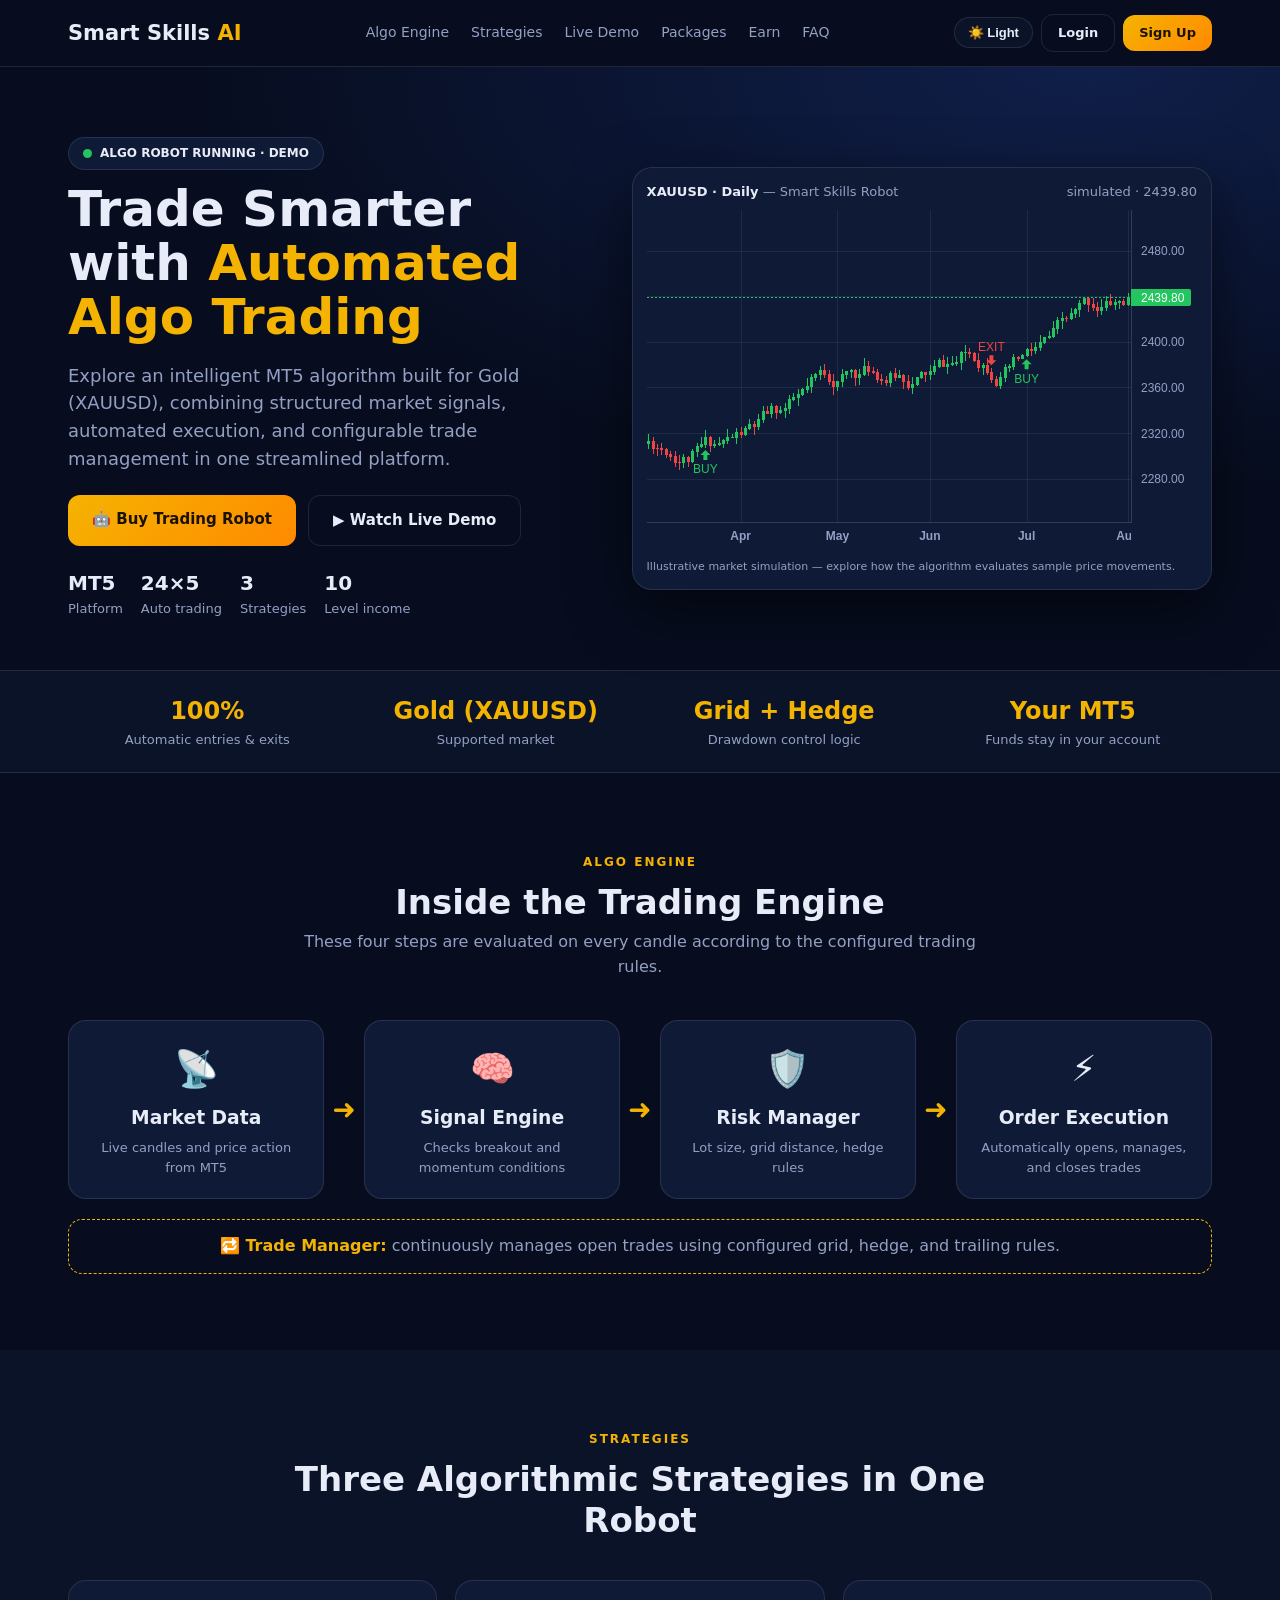
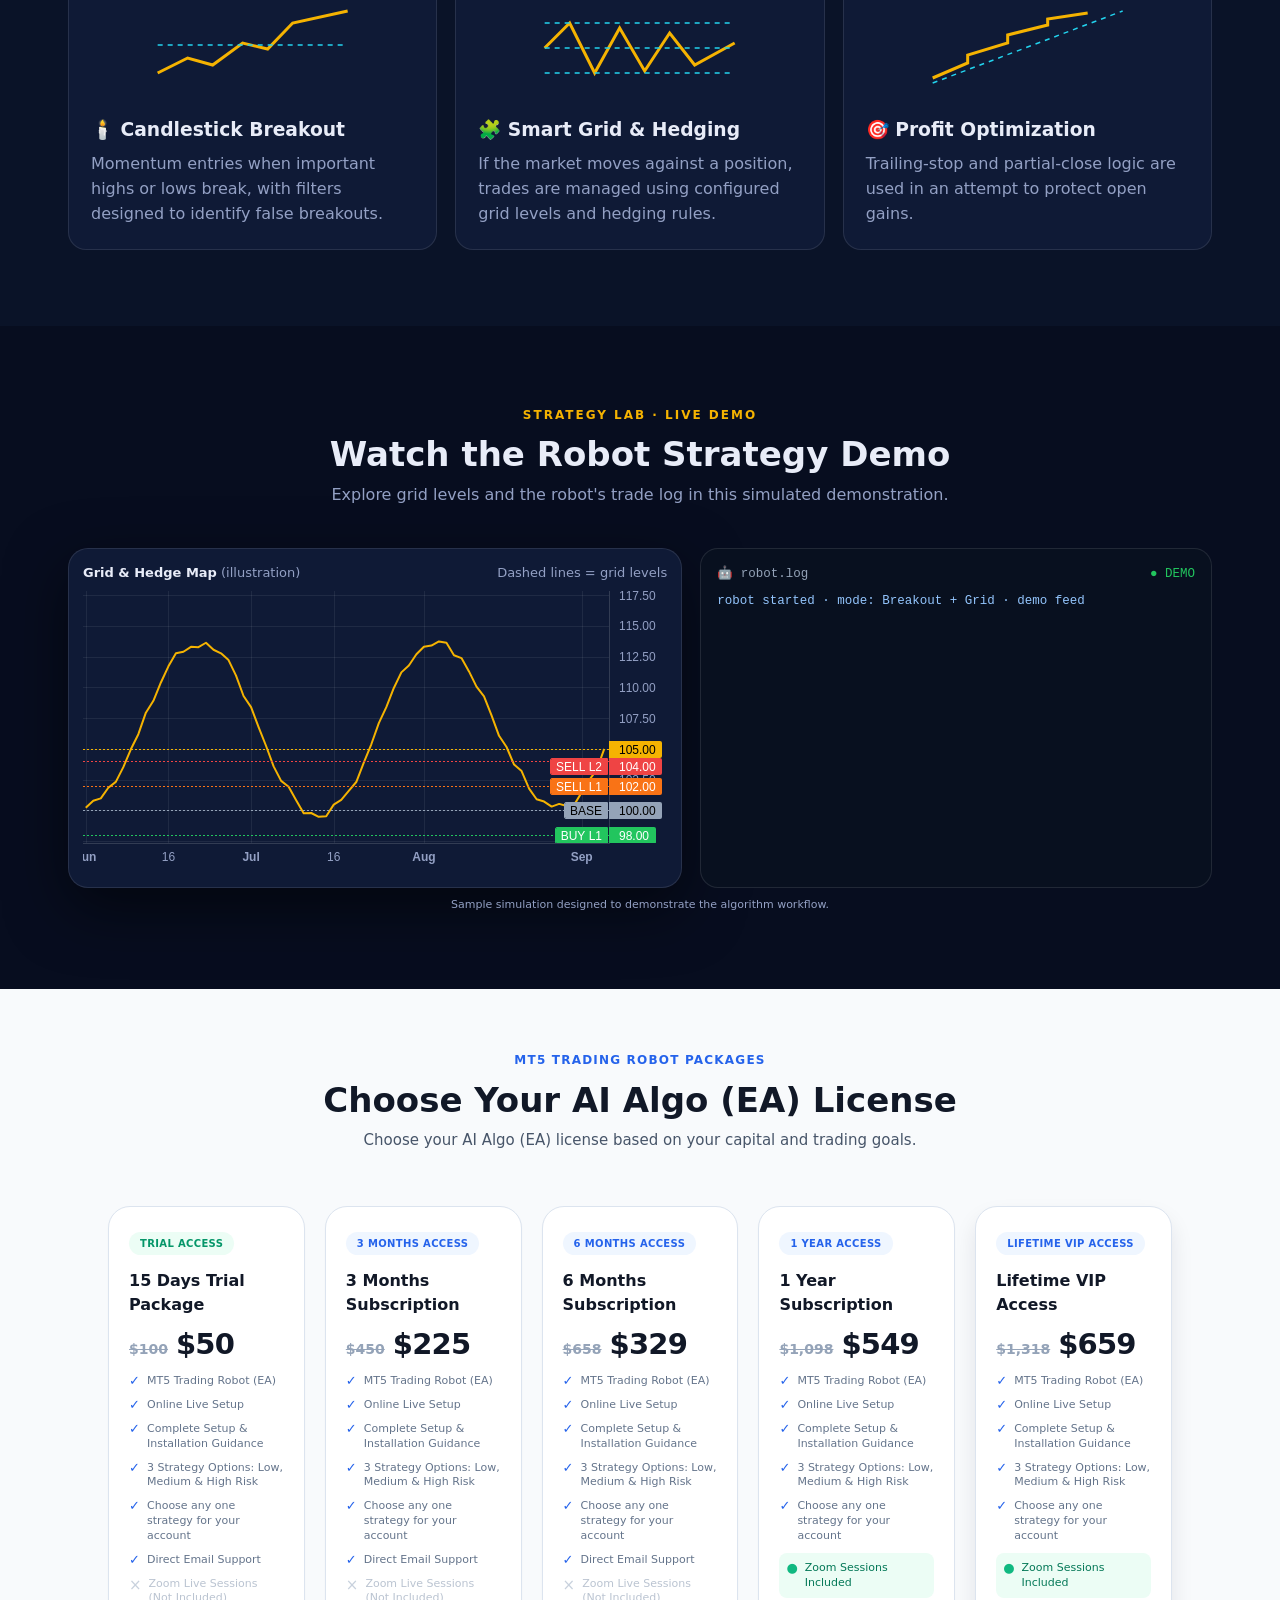
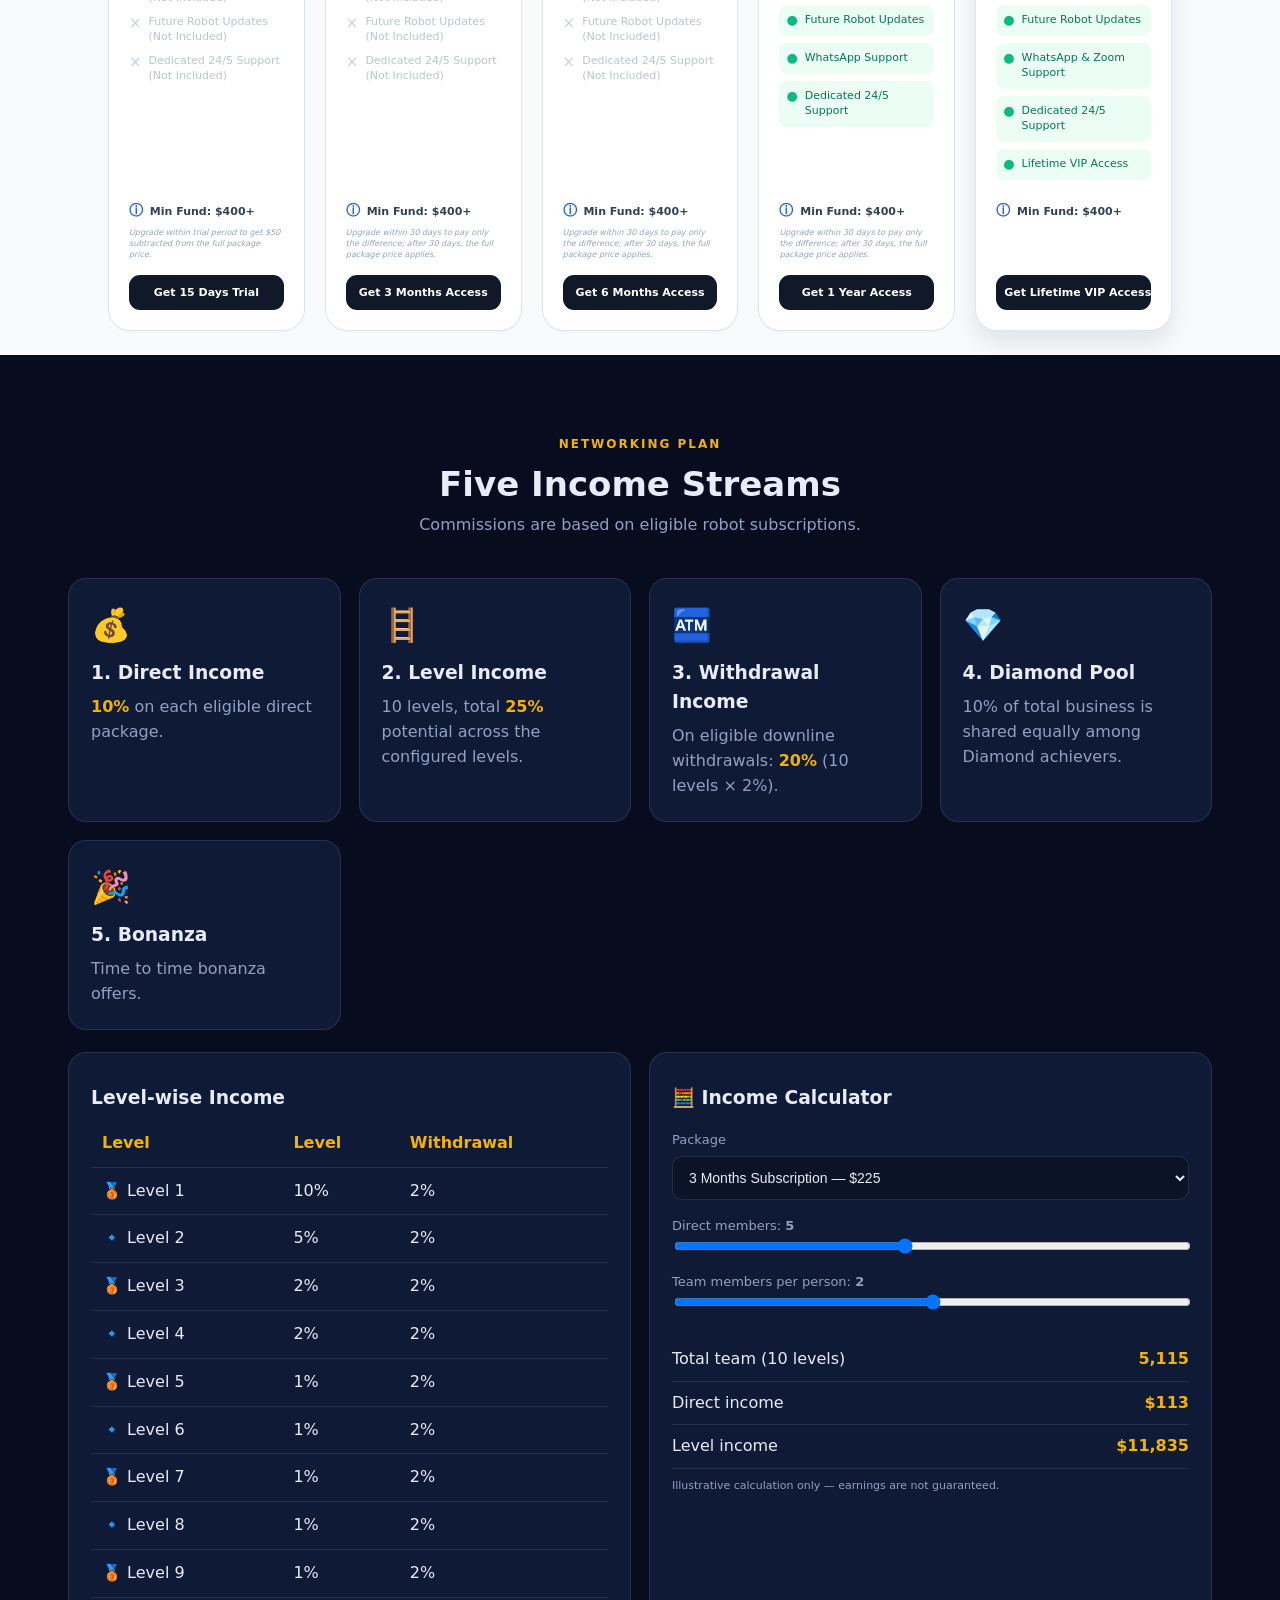
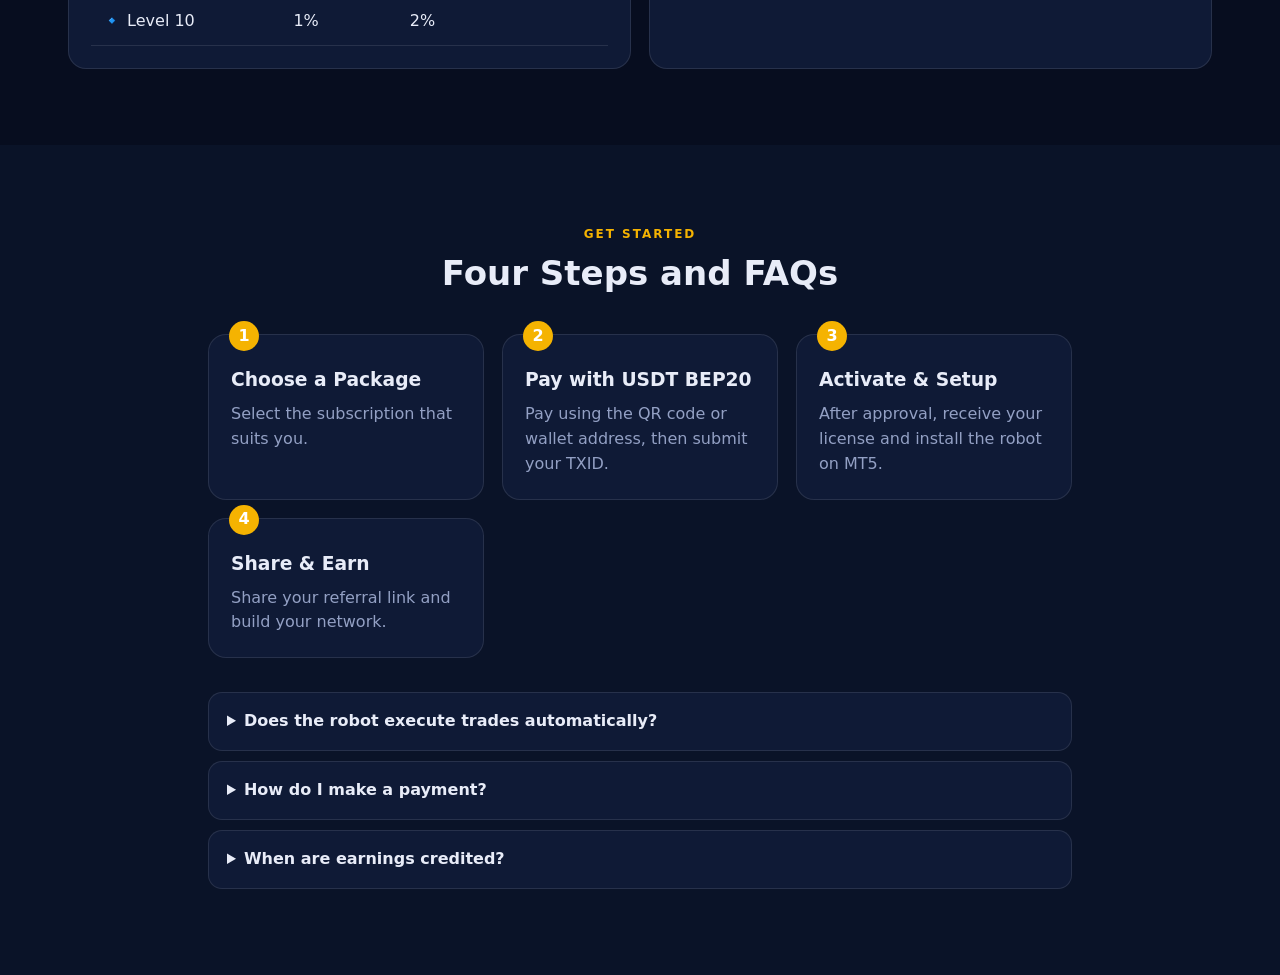
<file: index.html>
<!DOCTYPE html><html lang="en" data-t="dark"><head><meta charset="UTF-8"><meta name="viewport" content="width=device-width,initial-scale=1"><title>SmartSkillsAI.in — Automated MT5 Gold (XAUUSD) Trading Robot</title><meta name="description" content="Automated MT5 trading robot designed for Gold (XAUUSD), with setup assistance and a 10-level referral income plan."><link rel="stylesheet" href="css/site.css"><script src="scripts/theme.js"></script></head><body>
<div class="n"><div class="w"><a class="lg" href="index.html">Smart Skills <b>AI</b></a><div class="ls"><a href="#engine">Algo Engine</a><a href="#strategies">Strategies</a><a href="#lab">Live Demo</a><a href="#packages">Packages</a><a href="#network">Earn</a><a href="#faq">FAQ</a></div><div class="na"><button class="tg" onclick="toggleTheme()">☀️ Light</button><a class="btn o sm" href="login.html">Login</a><a class="btn sm" href="login.html?ref=">Sign Up</a></div></div></div>

<section class="hero"><div class="w"><div><span class="live"><i class="dot"></i> ALGO ROBOT RUNNING · DEMO</span><h1>Trade Smarter with <span>Automated Algo Trading</span></h1><p>Explore an intelligent MT5 algorithm built for Gold (XAUUSD), combining structured market signals, automated execution, and configurable trade management in one streamlined platform.</p><div class="cta"><a class="btn" href="#packages">🤖 Buy Trading Robot</a><a class="btn o" href="#lab">▶ Watch Live Demo</a></div><div class="mini"><div><b>MT5</b>Platform</div><div><b>24×5</b>Auto trading</div><div><b>3</b>Strategies</div><div><b>10</b>Level income</div></div></div>
<div class="cb"><div class="top"><span><b>XAUUSD · Daily</b> — Smart Skills Robot</span><span id="px">simulated</span></div><div class="ch" id="c1"></div><div class="note">Illustrative market simulation — explore how the algorithm evaluates sample price movements.</div></div></div></section>

<div class="strip"><div class="w"><div><b>100%</b>Automatic entries &amp; exits</div><div><b>Gold (XAUUSD)</b>Supported market</div><div><b>Grid + Hedge</b>Drawdown control logic</div><div><b>Your MT5</b>Funds stay in your account</div></div></div>

<section class="s" id="engine"><div class="w"><div class="hd"><span class="tag">Algo Engine</span><h2>Inside the Trading Engine</h2><p>These four steps are evaluated on every candle according to the configured trading rules.</p></div>
<div class="flow"><div class="nd"><div class="ic">📡</div><h3>Market Data</h3><p>Live candles and price action from MT5</p></div><div class="ar">➜</div><div class="nd"><div class="ic">🧠</div><h3>Signal Engine</h3><p>Checks breakout and momentum conditions</p></div><div class="ar">➜</div><div class="nd"><div class="ic">🛡️</div><h3>Risk Manager</h3><p>Lot size, grid distance, hedge rules</p></div><div class="ar">➜</div><div class="nd"><div class="ic">⚡</div><h3>Order Execution</h3><p>Automatically opens, manages, and closes trades</p></div></div>
<div class="loop"><b>🔁 Trade Manager:</b> continuously manages open trades using configured grid, hedge, and trailing rules.</div></div></section>

<section class="s alt" id="strategies"><div class="w"><div class="hd"><span class="tag">Strategies</span><h2>Three Algorithmic Strategies in One Robot</h2></div><div class="g3">
<div class="cd"><svg class="sv" viewBox="0 0 200 90"><path d="M5 70 L35 55 L60 62 L90 40 L115 46 L140 20 L195 8"/><path class="d" d="M5 42 H195"/></svg><h3>🕯️ Candlestick Breakout</h3><p>Momentum entries when important highs or lows break, with filters designed to identify false breakouts.</p></div>
<div class="cd"><svg class="sv" viewBox="0 0 200 90"><path d="M5 45 L30 20 L55 70 L80 25 L105 68 L130 30 L155 62 L195 40"/><path class="d" d="M5 20 H195 M5 45 H195 M5 70 H195"/></svg><h3>🧩 Smart Grid &amp; Hedging</h3><p>If the market moves against a position, trades are managed using configured grid levels and hedging rules.</p></div>
<div class="cd"><svg class="sv" viewBox="0 0 200 90"><path d="M5 75 L40 60 L40 52 L80 40 L80 32 L120 22 L120 16 L160 10"/><path class="d" d="M5 80 L195 8"/></svg><h3>🎯 Profit Optimization</h3><p>Trailing-stop and partial-close logic are used in an attempt to protect open gains.</p></div></div></div></section>

<section class="s" id="lab"><div class="w"><div class="hd"><span class="tag">Strategy Lab · Live Demo</span><h2>Watch the Robot Strategy Demo</h2><p>Explore grid levels and the robot's trade log in this simulated demonstration.</p></div>
<div class="lab"><div class="cb"><div class="top"><span><b>Grid &amp; Hedge Map</b> (illustration)</span><span>Dashed lines = grid levels</span></div><div class="ch sm" id="c2"></div></div>
<div class="term"><div class="h"><span>🤖 robot.log</span><span style="color:#22c55e">● DEMO</span></div><div id="lg"></div></div></div><div class="note" style="text-align:center">Sample simulation designed to demonstrate the algorithm workflow.</div></div></section>

<section class="s alt pricing-section" id="packages"><div class="w pricing-wrap"><div class="hd"><span class="tag">MT5 Trading Robot Packages</span><h2>Choose Your AI Algo (EA) License</h2><p>Choose your AI Algo (EA) license based on your capital and trading goals.</p></div><div class="pricing-grid" id="pk"></div></div></section>

<section class="s" id="network"><div class="w"><div class="hd"><span class="tag">Networking Plan</span><h2>Five Income Streams</h2><p>Commissions are based on eligible robot subscriptions.</p></div>
<div class="g3"><div class="cd"><div class="ic">💰</div><h3>1. Direct Income</h3><p><b class="gold" id="d1"></b> on each eligible direct package.</p></div><div class="cd"><div class="ic">🪜</div><h3>2. Level Income</h3><p>10 levels, total <b class="gold" id="d2"></b> potential across the configured levels.</p></div><div class="cd"><div class="ic">🏧</div><h3>3. Withdrawal Income</h3><p>On eligible downline withdrawals: <b class="gold" id="d3"></b> (10 levels × 2%).</p></div><div class="cd"><div class="ic">💎</div><h3>4. Diamond Pool</h3><p>10% of total business is shared equally among Diamond achievers.</p></div><div class="cd"><div class="ic">🎉</div><h3>5. Bonanza</h3><p>Time to time bonanza offers.</p></div></div>
<div class="g3" style="margin-top:22px;grid-template-columns:repeat(auto-fit,minmax(320px,1fr))"><div class="cd"><h3>Level-wise Income</h3><table class="t"><thead><tr><th>Level</th><th>Level</th><th>Withdrawal</th></tr></thead><tbody id="lv"></tbody></table></div>
<div class="cd"><h3>🧮 Income Calculator</h3><div class="calc" style="grid-template-columns:1fr"><div><label>Package</label><select id="cp"></select><label>Direct members: <b id="vn">5</b></label><input type="range" id="cn" min="1" max="10" value="5"><label>Team members per person: <b id="vg">2</b></label><input type="range" id="cg" min="1" max="3" value="2"></div><div class="res"><div><span>Total team (10 levels)</span><b id="oT"></b></div><div><span>Direct income</span><b id="oD"></b></div><div><span>Level income</span><b id="oL"></b></div></div></div><div class="note">Illustrative calculation only — earnings are not guaranteed.</div></div></div></div></section>

<section class="s alt" id="faq"><div class="w" style="max-width:900px"><div class="hd"><span class="tag">Get Started</span><h2>Four Steps and FAQs</h2></div><div class="st" style="margin-bottom:34px"><div class="cd"><h3>Choose a Package</h3><p>Select the subscription that suits you.</p></div><div class="cd"><h3>Pay with USDT BEP20</h3><p>Pay using the QR code or wallet address, then submit your TXID.</p></div><div class="cd"><h3>Activate &amp; Setup</h3><p>After approval, receive your license and install the robot on MT5.</p></div><div class="cd"><h3>Share &amp; Earn</h3><p>Share your referral link and build your network.</p></div></div>
<details><summary>Does the robot execute trades automatically?</summary><p>Yes. The robot runs on MT5 and can open and close trades according to its configured rules.</p></details><details><summary>How do I make a payment?</summary><p>Select a package, pay using the USDT BEP20 address or QR code, and submit the TXID for administrator review.</p></details><details><summary>When are earnings credited?</summary><p>Direct and level income is credited to the wallet after the administrator approves the package.</p></details></div></section>


<script src="scripts/lightweight-charts.standalone.production.js"></script><script src="scripts/auth.js"></script><script>
var C=load().cfg,T=C.lv.reduce(function(a,b){return a+b},0);
var packageMeta=[
{badge:'TRIAL ACCESS',old:100,items:['MT5 Trading Robot (EA)','Online Live Setup','Complete Setup & Installation Guidance','3 Strategy Options: Low, Medium & High Risk','Choose any one strategy for your account','Direct Email Support','Zoom Live Sessions (Not Included)','Future Robot Updates (Not Included)','Dedicated 24/5 Support (Not Included)'],note:'Upgrade within trial period to get $50 subtracted from the full package price.'},
{badge:'3 MONTHS ACCESS',old:450,items:['MT5 Trading Robot (EA)','Online Live Setup','Complete Setup & Installation Guidance','3 Strategy Options: Low, Medium & High Risk','Choose any one strategy for your account','Direct Email Support','Zoom Live Sessions (Not Included)','Future Robot Updates (Not Included)','Dedicated 24/5 Support (Not Included)'],note:'Upgrade within 30 days to pay only the difference; after 30 days, the full package price applies.'},
{badge:'6 MONTHS ACCESS',old:658,items:['MT5 Trading Robot (EA)','Online Live Setup','Complete Setup & Installation Guidance','3 Strategy Options: Low, Medium & High Risk','Choose any one strategy for your account','Direct Email Support','Zoom Live Sessions (Not Included)','Future Robot Updates (Not Included)','Dedicated 24/5 Support (Not Included)'],note:'Upgrade within 30 days to pay only the difference; after 30 days, the full package price applies.'},
{badge:'1 YEAR ACCESS',old:1098,items:['MT5 Trading Robot (EA)','Online Live Setup','Complete Setup & Installation Guidance','3 Strategy Options: Low, Medium & High Risk','Choose any one strategy for your account','Zoom Sessions Included','Future Robot Updates','WhatsApp Support','Dedicated 24/5 Support'],note:'Upgrade within 30 days to pay only the difference; after 30 days, the full package price applies.'},
{badge:'LIFETIME VIP ACCESS',old:1318,items:['MT5 Trading Robot (EA)','Online Live Setup','Complete Setup & Installation Guidance','3 Strategy Options: Low, Medium & High Risk','Choose any one strategy for your account','Zoom Sessions Included','Future Robot Updates','WhatsApp & Zoom Support','Dedicated 24/5 Support','Lifetime VIP Access'],note:''}
];
$('#pk').innerHTML=C.plans.map(function(p,i){var m=packageMeta[i]||packageMeta[1];return'<article class="price-card '+(i===4?'price-vip':'')+'"><div class="price-badge '+(i===0?'trial-badge':'')+'">'+m.badge+'</div><h3>'+esc(p.name)+'</h3><div class="price-line"><del>$'+m.old.toLocaleString('en-US')+'</del><strong>$'+p.price+'</strong></div><ul class="price-features">'+m.items.map(function(f,j){var excluded=f.indexOf('(Not Included)')>-1;var label=excluded?f.replace(' (Not Included)',''):f;return'<li class="'+(excluded?'excluded':(i>=3&&j>=5?'included':''))+'"><span class="feature-mark">'+(excluded?'×':(i>=3&&j>=5?'●':'✓'))+'</span><span>'+label+(excluded?' (Not Included)':'')+'</span></li>'}).join('')+'</ul><div class="min-fund"><span>ⓘ</span> Min Fund: $400+</div>'+(m.note?'<p class="upgrade-note">'+m.note+'</p>':'<div class="upgrade-note empty-note"></div>')+'<a class="price-cta" href="package.html?p='+p.id+'">Get '+(i===0?'15 Days Trial':i===1?'3 Months Access':i===2?'6 Months Access':i===3?'1 Year Access':'Lifetime VIP Access')+'</a></article>'}).join('');
$('#d1').textContent=C.direct+'%';$('#d2').textContent=T+'%';$('#d3').textContent=C.wdl*10+'%';
$('#lv').innerHTML=C.lv.map(function(x,i){return'<tr><td>'+(i%2?'🔹':'🥉')+' Level '+(i+1)+'</td><td>'+x+'%</td><td>'+C.wdl+'%</td></tr>'}).join('');
$('#cp').innerHTML=C.plans.map(function(p){return'<option value="'+p.price+'">'+esc(p.name)+' — $'+p.price+'</option>'}).join('');$('#cp').selectedIndex=1;
function calc(){var p=+$('#cp').value,n=+$('#cn').value,g=+$('#cg').value,tm=0,lv=0;$('#vn').textContent=n;$('#vg').textContent=g;
 C.lv.forEach(function(r,i){var m=n*Math.pow(g,i);tm+=m;lv+=m*p*r/100});
 $('#oT').textContent=Math.round(tm).toLocaleString('en-US');$('#oD').textContent='$'+Math.round(n*p*C.direct/100).toLocaleString('en-US');$('#oL').textContent='$'+Math.round(lv).toLocaleString('en-US')}
['cp','cn','cg'].forEach(function(i){$('#'+i).addEventListener('input',calc)});calc();
/* ---- charts (simulated data) ---- */
if(typeof LightweightCharts!=='undefined')(function(){var L=LightweightCharts;
function th(){var l=document.documentElement.dataset.t==='light',g=l?'#e2e8f0':'#ffffff12',b=l?'#cbd5e1':'#ffffff26';return{layout:{background:{type:'solid',color:'transparent'},textColor:l?'#475569':'#93a0c4'},grid:{vertLines:{color:g},horzLines:{color:g}},rightPriceScale:{borderColor:b},timeScale:{borderColor:b}}}
function mkc(id){var el=document.getElementById(id),c=L.createChart(el,Object.assign({width:el.clientWidth,height:el.clientHeight},th()));window.addEventListener('resize',function(){c.applyOptions({width:el.clientWidth})});window.addEventListener('themechange',function(){c.applyOptions(th())});return c}
function add(c,k,o){return c['add'+k+'Series']?c['add'+k+'Series'](o):c.addSeries(L[k+'Series'],o)}
function rnd(a){return function(){a|=0;a=a+0x6D2B79F5|0;var t=Math.imul(a^a>>>15,1|a);t=t+Math.imul(t^t>>>7,61|t)^t;return((t^t>>>14)>>>0)/4294967296}}
var R=rnd(11),px=2310,d0=new Date('2026-03-02T00:00:00Z'),bars=[],M=[],pos=0,ent=0;
function nb(){while(d0.getUTCDay()%6==0)d0.setUTCDate(d0.getUTCDate()+1);var o=px,c=o+(R()-.46)*16,h=Math.max(o,c)+R()*7,l=Math.min(o,c)-R()*7;px=c;var t=d0.toISOString().slice(0,10);d0.setUTCDate(d0.getUTCDate()+1);return{time:t,open:+o.toFixed(2),high:+h.toFixed(2),low:+l.toFixed(2),close:+c.toFixed(2)}}
var LG=document.getElementById('lg'),lines=[];
function log(cls,t){lines.push('<p class="'+cls+'">'+t+'</p>');if(lines.length>11)lines.shift();LG.innerHTML=lines.join('')}
function sig(b,quiet){var i=bars.length-1;if(i<12)return;var hi=-1e9,lo=1e9,k;for(k=i-10;k<i;k++)hi=Math.max(hi,bars[k].high);for(k=i-5;k<i;k++)lo=Math.min(lo,bars[k].low);
 if(!pos&&b.close>hi){pos=1;ent=b.close;M.push({time:b.time,position:'belowBar',color:'#22c55e',shape:'arrowUp',text:'BUY'});if(!quiet)log('',b.time+' ▲ BUY XAUUSD 0.10 @ '+b.close.toFixed(2)+' (breakout)')}
 else if(pos&&b.close<lo){pos=0;M.push({time:b.time,position:'aboveBar',color:'#ef4444',shape:'arrowDown',text:'EXIT'});if(!quiet)log('s',b.time+' ▼ EXIT @ '+b.close.toFixed(2)+' ('+(b.close>=ent?'+':'')+(b.close-ent).toFixed(2)+' pts)')}}
var c1=mkc('c1'),cs=add(c1,'Candlestick',{upColor:'#22c55e',downColor:'#ef4444',borderVisible:false,wickUpColor:'#22c55e',wickDownColor:'#ef4444'});
for(var i=0;i<110;i++){var b=nb();bars.push(b);sig(b,i<100)}cs.setData(bars);
var mp=L.createSeriesMarkers?L.createSeriesMarkers(cs,M):null;function sm(){mp?mp.setMarkers(M):cs.setMarkers(M)}sm();c1.timeScale().fitContent();
log('i','robot started · mode: Breakout + Grid · demo feed');
var n=0,iv=setInterval(function(){var b=nb();bars.push(b);cs.update(b);var m=M.length;sig(b,false);if(M.length!==m)sm();document.getElementById('px').textContent='simulated · '+b.close.toFixed(2);if(++n>300)clearInterval(iv)},1800);
/* grid map */
var c2=mkc('c2'),ls=add(c2,'Line',{color:'#f5b301',lineWidth:2}),R2=rnd(5),d=[],t=new Date('2026-06-01T00:00:00Z'),v=100;
for(i=0;i<70;i++){while(t.getUTCDay()%6==0)t.setUTCDate(t.getUTCDate()+1);v+=Math.sin(i/5)*1.3+(R2()-.5)*1.1;d.push({time:t.toISOString().slice(0,10),value:+v.toFixed(2)});t.setUTCDate(t.getUTCDate()+1)}
ls.setData(d);[[104,'SELL L2','#ef4444'],[102,'SELL L1','#f97316'],[100,'BASE','#94a3b8'],[98,'BUY L1','#22c55e'],[96,'BUY L2','#16a34a']].forEach(function(g){ls.createPriceLine({price:g[0],color:g[2],lineWidth:1,lineStyle:2,axisLabelVisible:true,title:g[1]})});c2.timeScale().fitContent();
})();
</script></body></html>
</file>
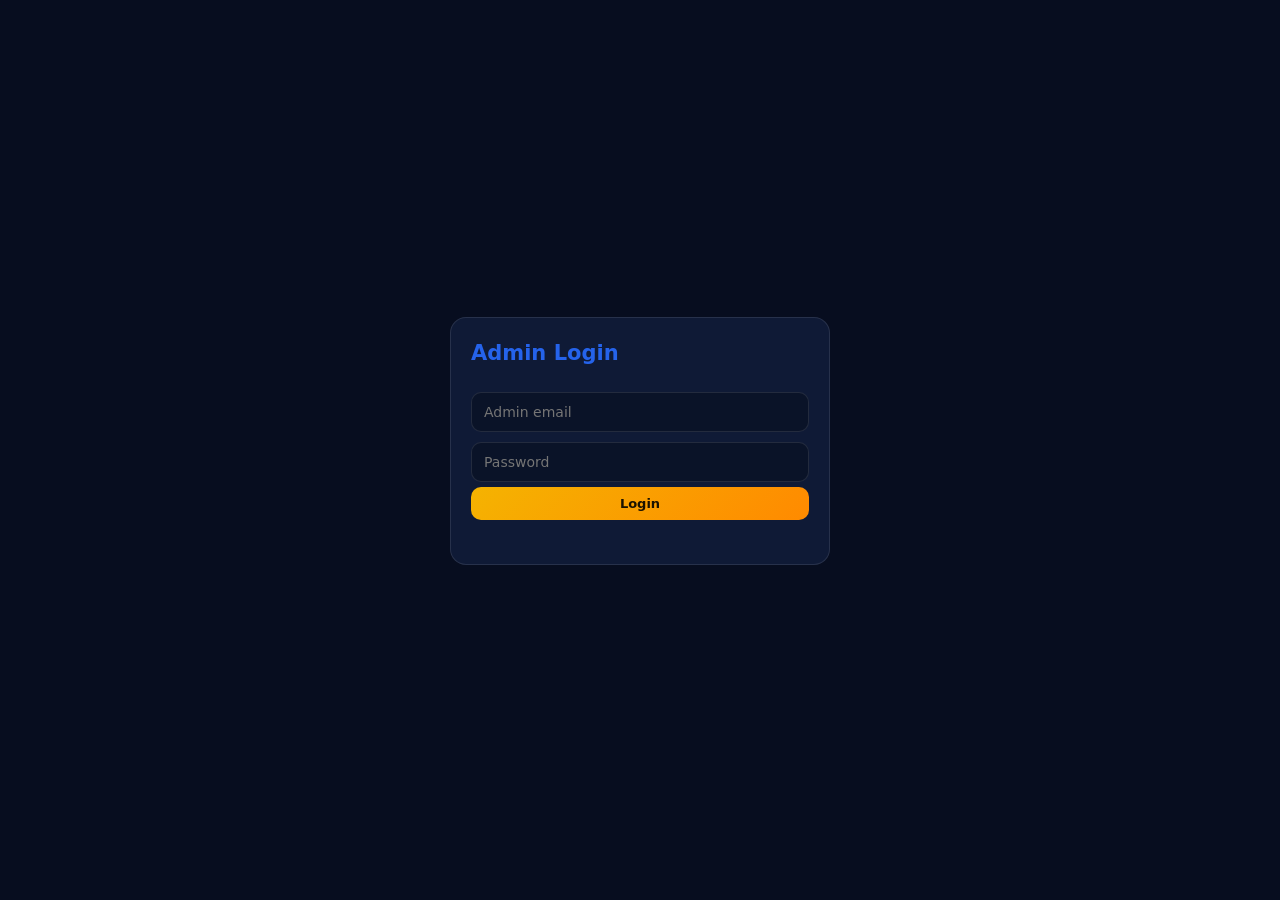
<file: admin.html>
<!DOCTYPE html><html lang="en"><head><meta charset="UTF-8"><meta name="viewport" content="width=device-width,initial-scale=1"><meta name="robots" content="noindex"><title>Admin Panel | Smart Skills AI</title><link rel="stylesheet" href="css/panel.css"><script src="scripts/theme.js"></script></head><body class="wp">
<div id="lg" class="box" style="display:none"><div class="card"><h2 style="margin-top:0;color:#2563eb">Admin Login</h2><input id="ae" type="email" placeholder="Admin email"><input id="ap" type="password" placeholder="Password"><button style="width:100%" onclick="go()">Login</button><div class="err" id="er"></div></div></div>
<div id="pn" style="display:none"><div class="shell" id="app"></div></div>
<script src="scripts/auth.js"></script><script>
function boot(){var ok=!!sess('admin');$('#lg').style.display=ok?'none':'';$('#pn').style.display=ok?'':'none';if(ok)render()}
function go(){if(adminLogin($('#ae').value,$('#ap').value))boot();else $('#er').textContent='Incorrect email address or password.'}
document.addEventListener('keydown',function(e){if(e.key==='Enter'&&!sess('admin'))go()});
function c(k,v){return'<div class="card"><div class="k">'+k+'</div><div class="v">'+v+'</div></div>'}
function bd(s){return'<span class="badge '+(s==='approved'||s==='active'?'ok':s==='rejected'||s==='blocked'?'bad':'pen')+'">'+(s==='awaiting'?'awaiting payment':s)+'</span>'}
function uname(d,id){var u=d.users.find(function(x){return x.id===id});return u?esc(u.name)+' <span class="k">('+esc(u.email)+')</span>':'deleted'}
function val(id){var e=$('#'+id);return e?e.value:''}
function render(){var d=load(),C=d.cfg,q=val('sq').toLowerCase(),pend=d.reqs.filter(function(r){return r.status==='pending'}),pw=d.wds.filter(function(r){return r.status==='pending'}),ot=d.tix.filter(function(t){return!t.reply}),bal=0;
d.users.forEach(function(u){bal+=u.wallet});
var us=d.users.filter(function(u){return!q||(u.name+u.email+u.phone+u.code+u.mt5).toLowerCase().indexOf(q)>-1});
var P={};P.dash='<div class="grid">'+c('Total Users',d.users.length)+c('Active Robots',d.users.filter(function(u){return u.pkg&&(u.exp===null||u.exp>Date.now())}).length)+c('Pending Package Requests',pend.length)+c('Pending Withdrawals',pw.length)+c('Open Support Tickets',ot.length)+c('Total User Wallets',money(bal))+'</div>';
P.req='<div class="card"><h3>Package Requests</h3><div class="tw"><table><tr><th>Date</th><th>User</th><th>Package</th><th>Price</th><th>TXID</th><th>Status</th><th></th></tr>'+
d.reqs.slice().reverse().map(function(r){return'<tr><td>'+dt(r.t)+'</td><td>'+uname(d,r.uid)+'</td><td>'+esc(r.name)+'</td><td>'+money(r.price)+'</td><td style="word-break:break-all;max-width:220px">'+esc(r.txid||'-')+'</td><td>'+bd(r.status)+'</td><td>'+(r.status==='pending'?'<button class="g" onclick="reqOk(\''+r.id+'\')">Approve</button><button class="r" onclick="reqNo(\''+r.id+'\')">Reject</button>':'')+'</td></tr>'}).join('')+'</table></div></div>';
P.wd='<div class="card"><h3>Withdrawals</h3><div class="tw"><table><tr><th>Date</th><th>User</th><th>Amount</th><th>To</th><th>Status</th><th></th></tr>'+
d.wds.slice().reverse().map(function(r){return'<tr><td>'+dt(r.t)+'</td><td>'+uname(d,r.uid)+'</td><td>'+money(r.amt)+'</td><td>'+esc(r.to)+'</td><td>'+bd(r.status)+'</td><td>'+(r.status==='pending'?'<button class="g" onclick="wdOk(\''+r.id+'\')">Approve</button><button class="r" onclick="wdNo(\''+r.id+'\')">Reject</button>':'')+'</td></tr>'}).join('')+'</table></div></div>';
P.tix='<div class="card"><h3>Support Tickets</h3><div class="tw"><table><tr><th>Date</th><th>User</th><th>Message</th><th>Reply</th><th></th></tr>'+
d.tix.slice().reverse().map(function(t){return'<tr><td>'+dt(t.t)+'</td><td>'+uname(d,t.uid)+'</td><td>'+esc(t.msg)+'</td><td>'+esc(t.reply)+'</td><td><button onclick="rep(\''+t.id+'\')">Reply</button></td></tr>'}).join('')+'</table></div></div>';
P.users='<div class="card"><h3>All Users</h3><input id="sq" placeholder="Search name / email / phone / code / MT5" value="'+esc(val('sq'))+'" oninput="render();var e=$(\'#sq\');e.focus();e.setSelectionRange(99,99)"><div class="tw"><table><tr><th>User</th><th>Phone</th><th>Code / Sponsor</th><th>Package</th><th>MT5 / License</th><th>Wallet</th><th>Status</th><th>Actions</th></tr>'+
us.map(function(u){var sp=u.sponsor?uname(d,u.sponsor):'-';return'<tr><td>'+esc(u.name)+(u.dia?' 💎':'')+'<br><span class="k">'+esc(u.email)+'</span></td><td>'+esc(u.phone)+'</td><td>'+esc(u.code)+'<br>'+sp+'</td><td>'+esc(pkgInfo(u))+'</td><td>'+esc(u.mt5||'-')+' '+esc(u.srv)+'<br><b>'+esc(u.lic||'no key')+'</b></td><td>'+money(u.wallet)+'</td><td>'+bd(u.status)+'</td><td>'+
'<select id="pk'+u.id+'" style="width:auto">'+C.plans.map(function(p){return'<option value="'+p.id+'">'+esc(p.name)+'</option>'}).join('')+'</select><button onclick="setPkg(\''+u.id+'\')">Activate</button>'+
'<button class="y" onclick="tog(\''+u.id+'\')">'+(u.status==='blocked'?'Unblock':'Block')+'</button><button class="g" onclick="cr(\''+u.id+'\')">+/- Wallet</button><button onclick="lic(\''+u.id+'\')">License</button><button class="o" onclick="dia(\''+u.id+'\')">'+(u.dia?'Remove 💎':'Make 💎')+'</button><button class="o" onclick="rp(\''+u.id+'\')">Reset Pass</button><button class="r" onclick="del(\''+u.id+'\')">Delete</button></td></tr>'}).join('')+'</table></div></div>';
P.ref='<div class="card"><h3>Admin Referral Codes</h3><p>Create promotional referral codes for new registrations. Users can enter these codes in the sign-up form.</p><div class="pl"><input id="newref" placeholder="Optional custom code (e.g. WELCOME2026)"><button onclick="makeRef()">Generate Referral Code</button></div><div class="tw"><table><tr><th>Code</th><th>Created</th><th>Status</th><th>Action</th></tr>'+((C.referralCodes||[]).slice().reverse().map(function(x){return'<tr><td><b>'+esc(x.code)+'</b></td><td>'+dt(x.created)+'</td><td>'+(x.active===false?'Disabled':'Active')+'</td><td><button class="o" onclick="toggleRef(\''+esc(x.code)+'\')">'+(x.active===false?'Enable':'Disable')+'</button></td></tr>'}).join('')||'<tr><td colspan="4">No administrator referral codes have been created.</td></tr>')+'</table></div></div>';
P.pool='<div class="card"><h3>💎 Diamond Pool</h3><p>Achievers: <b>'+d.users.filter(function(u){return u.dia}).length+'</b> &nbsp; <button onclick="pool()">Distribute Pool</button></p><p class="k">Enter total company business to distribute 10% equally among all Diamond achievers.</p></div>';
P.set='<div class="card"><h3>Settings</h3><div class="k">Direct income %</div><input id="cd" type="number" value="'+C.direct+'"><div class="k">Level income % (10 levels, comma separated)</div><input id="cl" value="'+C.lv.join(',')+'"><div class="k">Withdrawal income % per level (10 levels)</div><input id="cw" type="number" value="'+C.wdl+'">'+
'<div class="k">Notice for users</div><input id="cn" value="'+esc(C.notice)+'"><div class="k">Bonanza offers (visible to users)</div><input id="cb" value="'+esc(C.bonanza)+'"><div class="k">Zoom link</div><input id="cz" value="'+esc(C.zoom)+'"><div class="k">Marketing kit link</div><input id="ck" value="'+esc(C.kit)+'"><div class="k">Admin WhatsApp number or wa.me link</div><input id="cwa" value="'+esc(C.wa)+'">'+
C.plans.map(function(p,i){return'<div class="k" style="margin-top:8px">'+esc(p.name)+' — price ($) / days (0 = lifetime)</div><div style="display:flex;gap:8px"><input id="pp'+i+'" type="number" value="'+p.price+'"><input id="pd'+i+'" type="number" value="'+p.days+'"></div>'}).join('')+'<button style="margin-top:10px" onclick="cfg()">Save Settings</button></div>';
var T=[['dash','Dashboard','🏠',0],['users','Users','👥',0],['req','Package Requests','📦',pend.length],['ref','Referral Codes','🎟️',(C.referralCodes||[]).length],['wd','Withdrawals','💸',pw.length],['tix','Support','💬',ot.length],['pool','Diamond Pool','💎',0],['set','Settings','⚙️',0]],tab=tabFrom(T,'dash');
$('#app').innerHTML=shell('Smart Skills <b>AI</b><small>Admin Panel</small>',T,tab,'Welcome, Admin',"logout('admin','admin.html')",P[tab])}
function W(f){var d=load();f(d);save(d);render()}
function makeRef(){var v=val('newref').trim().toUpperCase().replace(/[^A-Z0-9_-]/g,'');if(!v)v='WELCOME'+Math.random().toString(36).slice(2,7).toUpperCase();var d=load();d.cfg.referralCodes=d.cfg.referralCodes||[];if(d.cfg.referralCodes.some(function(x){return x.code===v})||d.users.some(function(u){return u.code===v})){alert('This code already exists.');return}d.cfg.referralCodes.push({code:v,created:Date.now(),active:true});save(d);render();alert('Referral code created: '+v)}
function toggleRef(code){W(function(d){var x=(d.cfg.referralCodes||[]).find(function(a){return a.code===code});if(x)x.active=x.active===false})}

function G(d,id){return d.users.find(function(u){return u.id===id})}
function reqOk(id){var before=load(),request=before.reqs.find(function(x){return x.id===id}),buyer=request&&G(before,request.uid),plan=request&&before.cfg.plans.find(function(x){return x.id===request.planId});if(!request||request.status!=='pending')return;if(!buyer||!plan){W(function(d){var r=d.reqs.find(function(x){return x.id===id});if(r)r.status='rejected'});return}W(function(d){var r=d.reqs.find(function(x){return x.id===id}),u=G(d,r.uid),p=d.cfg.plans.find(function(x){return x.id===r.planId});if(!r||r.status!=='pending'||!u||!p)return;r.status='approved';activate(d,u,p)});if(buyer.phone){var message='Hello '+buyer.name+', your '+plan.name+' subscription with SmartSkillsAI.in has been approved and activated. Please log in to your User Panel to view your package and license details. Our support team can assist with MT5 installation and setup. Thank you.';window.open(waLink(buyer.phone,message),'_blank')}}
function reqNo(id){W(function(d){var r=d.reqs.find(function(x){return x.id===id});if(r&&r.status==='pending')r.status='rejected'})}
function wdOk(id){W(function(d){var r=d.wds.find(function(x){return x.id===id});if(!r||r.status!=='pending')return;r.status='approved';var u=G(d,r.uid);if(u)wdIncome(d,u,r.amt)})}
function wdNo(id){W(function(d){var r=d.wds.find(function(x){return x.id===id});if(!r||r.status!=='pending')return;r.status='rejected';var u=G(d,r.uid);if(u)u.wallet+=r.amt})}
function setPkg(id){W(function(d){var u=G(d,id),p=d.cfg.plans.find(function(x){return x.id===$('#pk'+id).value});if(u&&p)activate(d,u,p)})}
function tog(id){W(function(d){var u=G(d,id);if(u)u.status=u.status==='blocked'?'active':'blocked'})}
function dia(id){W(function(d){var u=G(d,id);if(u)u.dia=!u.dia})}
function lic(id){var d=load(),u=G(d,id);if(!u)return;var k=prompt('License key for '+u.name,u.lic);if(k===null)return;u.lic=k.trim();save(d);render()}
function rep(id){var d=load(),t=d.tix.find(function(x){return x.id===id});if(!t)return;var r=prompt('Reply:',t.reply);if(r===null)return;t.reply=r.trim();save(d);render()}
function cr(id){var t=prompt('Format: type amount\nType = direct, level, wd, pool, bonus, adj\nExample: bonus 50   (minus: adj -20)');if(!t)return;var a=t.trim().split(/\s+/),k=a[0].toLowerCase(),n=parseFloat(a[1]);
 if(!(k in {direct:1,level:1,wd:1,pool:1,bonus:1,adj:1})||isNaN(n)){alert('Invalid format.');return}
 W(function(d){var u=G(d,id);if(!u)return;if(u.wallet+n<0){alert('Wallet balance cannot be negative.');return}if(k==='adj'||n<0)u.wallet+=n,u.tx.push({t:Date.now(),type:k,amt:n,note:'Admin'});else pay(u,k,n,'Admin')})}
function pool(){var b=parseFloat(prompt('Total company business ($)?'));if(!(b>0))return;W(function(d){var a=d.users.filter(function(u){return u.dia});if(!a.length){alert('No Diamond achievers are available.');return}var e=b*.1/a.length;if(!confirm('Each achiever will receive '+money(e)+'  ('+a.length+' achievers). Confirm distribution?'))return;a.forEach(function(u){pay(u,'pool',e,'Diamond Pool')})})}
function rp(id){var p=prompt('New password (minimum 6 characters)');if(!p)return;if(p.length<6){alert('Password must contain at least 6 characters.');return}W(function(d){var u=G(d,id);if(u)u.pw=p})}
function del(id){if(!confirm('Delete this user?'))return;W(function(d){d.users=d.users.filter(function(u){return u.id!==id});d.users.forEach(function(u){if(u.sponsor===id)u.sponsor=null});d.reqs=d.reqs.filter(function(r){return r.uid!==id});d.wds=d.wds.filter(function(r){return r.uid!==id});d.tix=d.tix.filter(function(r){return r.uid!==id})})}
function cfg(){var a=parseFloat($('#cd').value),w=parseFloat($('#cw').value),l=$('#cl').value.split(',').map(function(x){return parseFloat(x)});
 if(isNaN(a)||isNaN(w)||a<0||w<0||l.length!==10||l.some(function(x){return isNaN(x)||x<0})){alert('Enter valid percentages (provide exactly 10 comma-separated level values).');return}
 W(function(d){var C=d.cfg;C.direct=a;C.wdl=w;C.lv=l;C.notice=$('#cn').value.trim();C.bonanza=$('#cb').value.trim();C.zoom=$('#cz').value.trim();C.kit=$('#ck').value.trim();C.wa=$('#cwa').value.trim();C.plans.forEach(function(p,i){var pr=parseFloat($('#pp'+i).value),dy=parseInt($('#pd'+i).value,10);if(!isNaN(pr)&&pr>=0)p.price=pr;if(!isNaN(dy)&&dy>=0)p.days=dy})});alert('Saved')}
boot();window.addEventListener('storage',function(){var a=document.activeElement;if(sess('admin')&&(!a||a.tagName!=='INPUT'))render()});
</script></body></html>
</file>
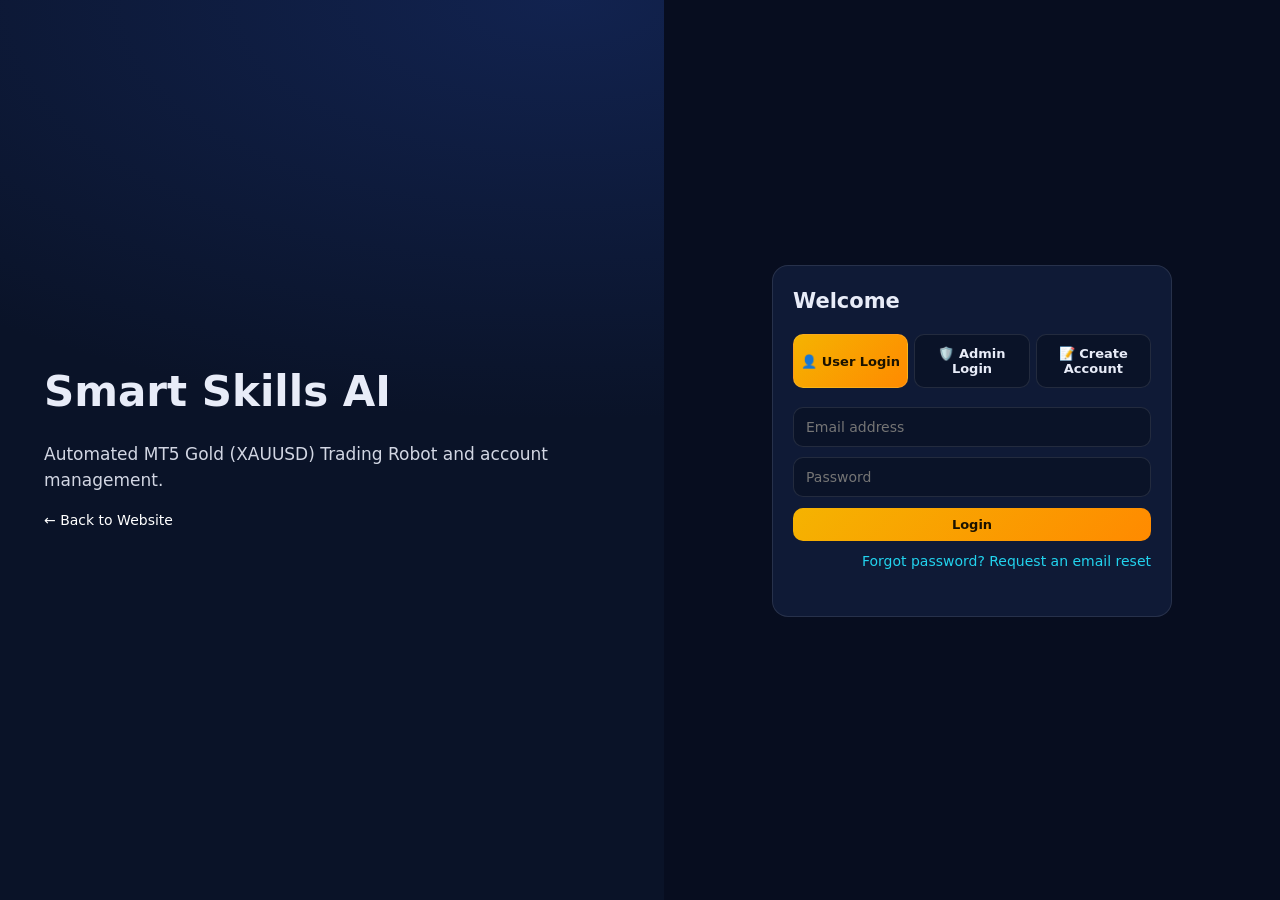
<file: checkout.html>
<!DOCTYPE html><html lang="en"><head><meta charset="UTF-8"><meta name="viewport" content="width=device-width,initial-scale=1"><title>Checkout | Smart Skills AI</title><link rel="stylesheet" href="css/site.css"><script src="scripts/theme.js"></script></head><body>
<div class="n"><div class="w"><a class="lg" href="index.html">Smart Skills <b>AI</b></a><div class="na"><button class="tg" onclick="toggleTheme()">Theme</button><a class="btn o sm" href="javascript:history.back()">← Package</a></div></div></div>
<div class="pg w" id="box"></div>
<script src="scripts/auth.js"></script><script>
var id=new URLSearchParams(location.search).get('p'),S=sess('user'),D=load(),p=D.cfg.plans.find(function(x){return x.id===id});
if(!S)location.href='login.html?next='+encodeURIComponent('checkout.html?p='+id);
var u=S&&D.users.find(function(x){return x.id===S.id}),sp=u&&u.sponsor?D.users.find(function(x){return x.id===u.sponsor}):null;
if(!p||!u)$('#box').innerHTML='<div class="cd">Package not found. <a href="index.html#packages">Browse packages</a></div>';
else $('#box').innerHTML='<h1>Checkout</h1><p style="color:var(--m)">Step 1 of 2 — confirm your order, then continue to the USDT payment page.</p><div class="row"><div class="cd"><h3>Billing Details</h3><div class="k" style="color:var(--m)">Name</div><input class="in" value="'+esc(u.name)+'" readonly><div style="color:var(--m);font-size:13px">Email</div><input class="in" value="'+esc(u.email)+'" readonly><div style="color:var(--m);font-size:13px">Phone</div><input class="in" value="'+esc(u.phone||'-')+'" readonly><div style="color:var(--m);font-size:13px">Referral</div><input class="in" value="'+(sp?esc(sp.name+' ('+sp.code+')'):'Company')+'" readonly></div>'+
'<div class="cd"><h3>Order Summary</h3><div class="res"><div><span>'+esc(p.name)+'</span><b>$'+p.price+'</b></div><div><span>Validity</span><b>'+(p.days?p.days+' days':'Lifetime')+'</b></div><div><span>Payment method</span><b>USDT BEP20</b></div><div><span>Total</span><b style="font-size:22px">$'+p.price+' USDT</b></div></div><div class="off" style="font-size:15px;margin:16px 0">🎁 Buy 2 Get 1 FREE Strategy</div><div class="err" id="er"></div><button class="btn w100" onclick="place()">Place Order &amp; Continue to Payment →</button><p class="note">Your order will appear in your User Panel and the Admin Panel for review.</p></div></div>';
function place(){var d=load(),me=d.users.find(function(x){return x.id===u.id});if(!me||me.status==='blocked'){$('#er').textContent='Your account is blocked.';return}
 var o=d.reqs.find(function(r){return r.uid===me.id&&r.planId===p.id&&r.status==='awaiting'});
 if(!o){if(d.reqs.some(function(r){return r.uid===me.id&&r.planId===p.id&&r.status==='pending'})){$('#er').textContent='A payment verification request for this package is already pending.';return}
  o={id:uid('R'),uid:me.id,planId:p.id,name:p.name,price:p.price,txid:'',t:Date.now(),status:'awaiting'};d.reqs.push(o);save(d)}
 if(d.cfg.wa){var msg='New package order: '+p.name+' | User: '+me.name+' | Email: '+me.email+' | Amount: '+p.price+' USDT. Please review the payment after proof submission.';window.open(waLink(d.cfg.wa,msg),'_blank')}
 location.href='payment.html?o='+o.id}
</script></body></html>
</file>
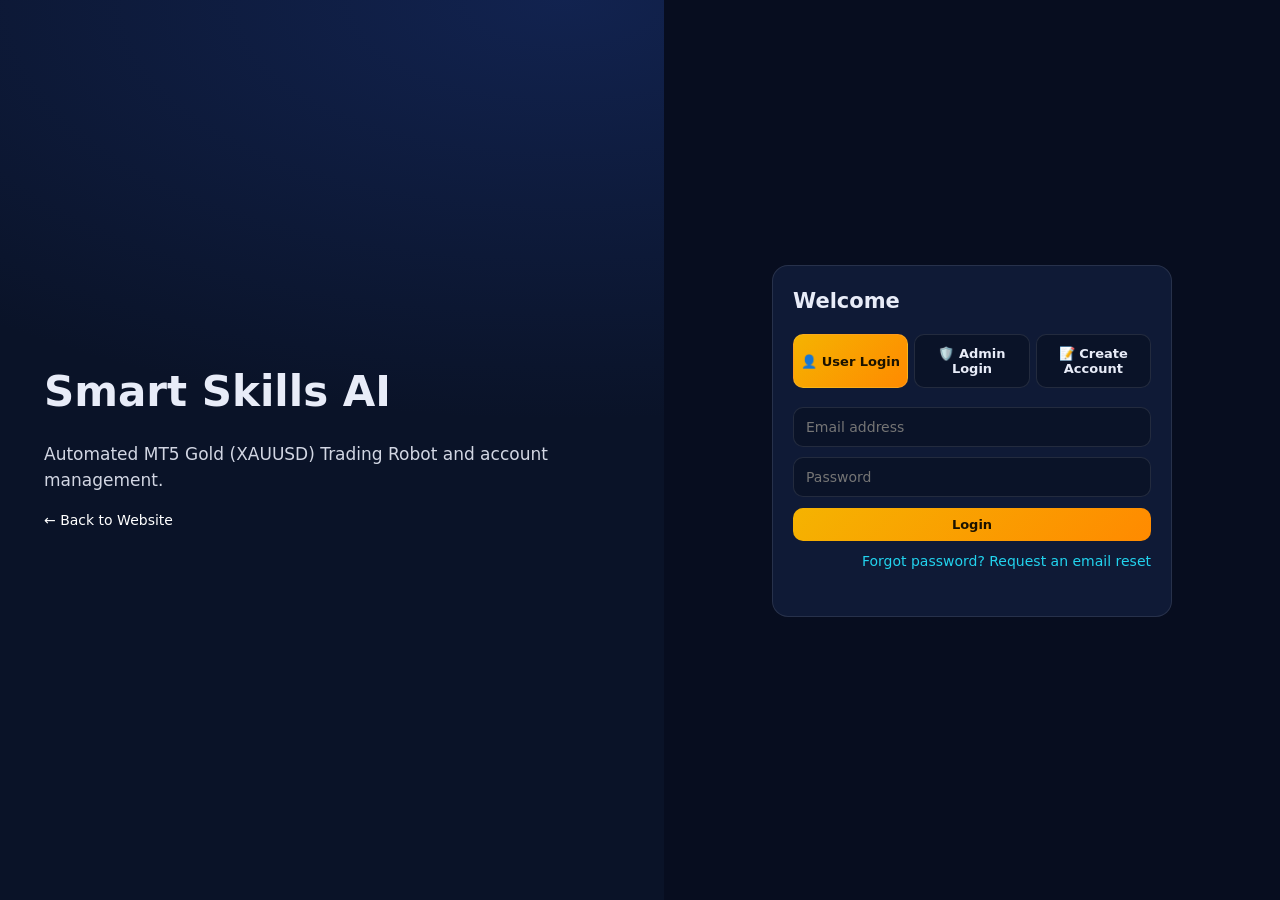
<file: login.html>
<!DOCTYPE html><html lang="en"><head><meta charset="UTF-8"><meta name="viewport" content="width=device-width,initial-scale=1"><title>Login | Smart Skills AI</title><link rel="stylesheet" href="css/panel.css"><script src="scripts/theme.js"></script></head><body>
<div class="hero"><div class="l"><h1>Smart Skills AI</h1><p style="font-size:17px;opacity:.9">Automated MT5 Gold (XAUUSD) Trading Robot and account management.</p><a href="index.html" style="color:#fff">← Back to Website</a></div>
<div class="r"><div class="card" style="width:100%;max-width:400px"><h2 style="margin-top:0">Welcome</h2>
<div class="rt"><button id="t1" class="on" onclick="tab(1)">👤 User Login</button><button id="t2" onclick="tab(2)">🛡️ Admin Login</button><button id="t3" onclick="tab(3)">📝 Create Account</button></div>
<div id="f1"><input id="le" type="email" placeholder="Email address"><input id="lp" type="password" placeholder="Password"><button style="width:100%;margin-top:6px" onclick="doLogin()">Login</button><p style="text-align:right;margin:10px 0 0"><a href="#" onclick="forgot();return false">Forgot password? Request an email reset</a></p></div>
<div id="f2" style="display:none"><input id="ae" type="email" placeholder="Admin email"><input id="ap" type="password" placeholder="Admin password"><button style="width:100%;margin-top:6px;background:linear-gradient(135deg,#6d28d9,#8b5cf6);color:#fff" onclick="doAdmin()">Login as Admin</button></div>
<div id="f3" style="display:none"><input id="sn" placeholder="Full name"><input id="se" type="email" placeholder="Email"><div class="phone-row"><select id="scc" aria-label="Country calling code"><option value="+91" selected>India (+91)</option><option value="+1">United States / Canada (+1)</option><option value="+44">United Kingdom (+44)</option><option value="+971">UAE (+971)</option><option value="+61">Australia (+61)</option><option value="+65">Singapore (+65)</option><option value="+880">Bangladesh (+880)</option><option value="+977">Nepal (+977)</option><option value="+94">Sri Lanka (+94)</option><option value="+92">Pakistan (+92)</option></select><input id="sph" type="tel" inputmode="tel" placeholder="Phone number"></div><input id="sp" type="password" placeholder="Password (minimum 6 characters)"><div class="referral-row"><input id="sr" placeholder="Referral code (optional)"><button type="button" class="o" onclick="checkReferral()">Check Code</button></div><div class="k" id="refMsg" aria-live="polite"></div><button style="width:100%;margin-top:6px" onclick="doSign()">Create Account</button></div>
<div class="err" id="er"></div></div></div></div>
<script src="scripts/auth.js"></script><script>
function forgot(){var e=$('#le').value.trim();if(!e){$('#er').textContent='Please enter your registered email address first.';$('#le').focus();return}var m=requestPasswordRecovery(e);if(m.indexOf('A password recovery request')===0){var subject=encodeURIComponent('Password reset request');var body=encodeURIComponent('Please verify my account and send a secure password reset link. Registered email: '+e);location.href='mailto:'+ADM.e+'?subject='+subject+'&body='+body;$('#er').textContent='Your email app is opening with a password-reset request. Important: this version stores accounts in browser localStorage and cannot securely generate or email reset links. A server-side authentication and email service must be connected before automatic password reset can work.'}else $('#er').textContent=m}
var NX=nextOk(new URLSearchParams(location.search).get('next'));function dest(){return NX||'user.html'}
if(sess('user'))location.href=dest();
var cur=1,q=new URLSearchParams(location.search).get('ref');if(q){$('#sr').value=q;tab(3)}
function tab(n){cur=n;for(var i=1;i<4;i++){$('#f'+i).style.display=i==n?'':'none';$('#t'+i).className=i==n?'on':''}$('#er').textContent=''}
function doLogin(){var e=$('#le').value.trim().toLowerCase();if(e===ADM.e){$('#er').textContent='This is the administrator account. Please use the Admin Login tab.';return}var m=userLogin(e,$('#lp').value);if(m)$('#er').textContent=m;else location.href=dest()}
function doAdmin(){if(adminLogin($('#ae').value,$('#ap').value))location.href='admin.html';else $('#er').textContent='Incorrect admin email address or password.'}
function checkReferral(){var r=validateReferralCode($('#sr').value);$('#refMsg').textContent=r.message;$('#refMsg').style.color=r.valid?'#16a34a':'#ef4444'}
function doSign(){var m=signup($('#sn').value,$('#se').value,$('#scc').value+$('#sph').value,$('#sp').value,$('#sr').value);if(m)$('#er').textContent=m;else location.href=dest()}
document.addEventListener('keydown',function(e){if(e.key==='Enter')[0,doLogin,doAdmin,doSign][cur]()});
</script></body></html>
</file>
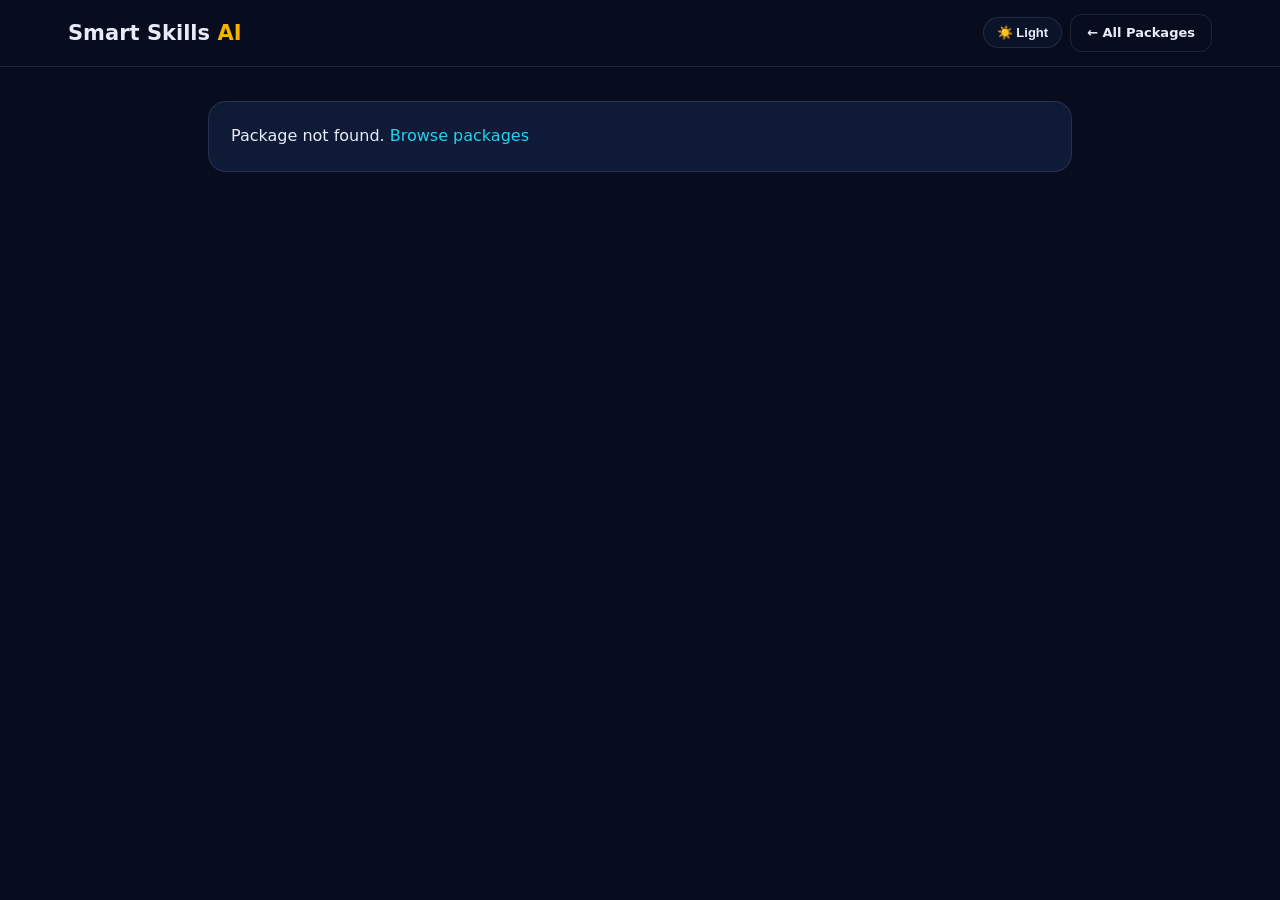
<file: package.html>
<!DOCTYPE html><html lang="en"><head><meta charset="UTF-8"><meta name="viewport" content="width=device-width,initial-scale=1"><title>Package Details | Smart Skills AI</title><link rel="stylesheet" href="css/site.css"><script src="scripts/theme.js"></script></head><body>
<div class="n"><div class="w"><a class="lg" href="index.html">Smart Skills <b>AI</b></a><div class="na"><button class="tg" onclick="toggleTheme()">☀️ Light</button><a class="btn o sm" href="index.html#packages">← All Packages</a></div></div></div>
<div class="pg w" id="box"></div>
<script src="scripts/auth.js"></script><script>
var id=new URLSearchParams(location.search).get('p'),p=load().cfg.plans.find(function(x){return x.id===id});
$('#box').innerHTML=p?'<div class="cd"><span class="tag">Package Details</span><h1>'+esc(p.name)+'</h1><div class="pr">$'+p.price+' <small style="font-size:14px;color:var(--m)">USDT</small></div><p>'+(p.days?p.days+' days':'Lifetime')+' of MT5 Gold (XAUUSD) Trading Robot access.</p><ul style="line-height:2;padding-left:18px">'+feats(p).map(function(f){return'<li>'+f+'</li>'}).join('')+'<li>Income plan: Direct '+load().cfg.direct+'% + 10-level income</li></ul><div class="off" style="font-size:16px">🎁 Buy 2, Get 1 FREE Strategy</div><div class="cd" style="margin:16px 0"><h3>Welcome Information &amp; MT5 Setup Guide</h3><p>'+esc(packageWelcome(p))+'</p><p><b>Package activation:</b> Submit your payment proof. Your request will remain pending until an administrator approves it. The robot file and license details are provided after approval.</p></div><a class="btn w100" href="checkout.html?p='+p.id+'">Proceed to Checkout →</a></div>':'<div class="cd">Package not found. <a href="index.html#packages">Browse packages</a></div>';
</script></body></html>
</file>
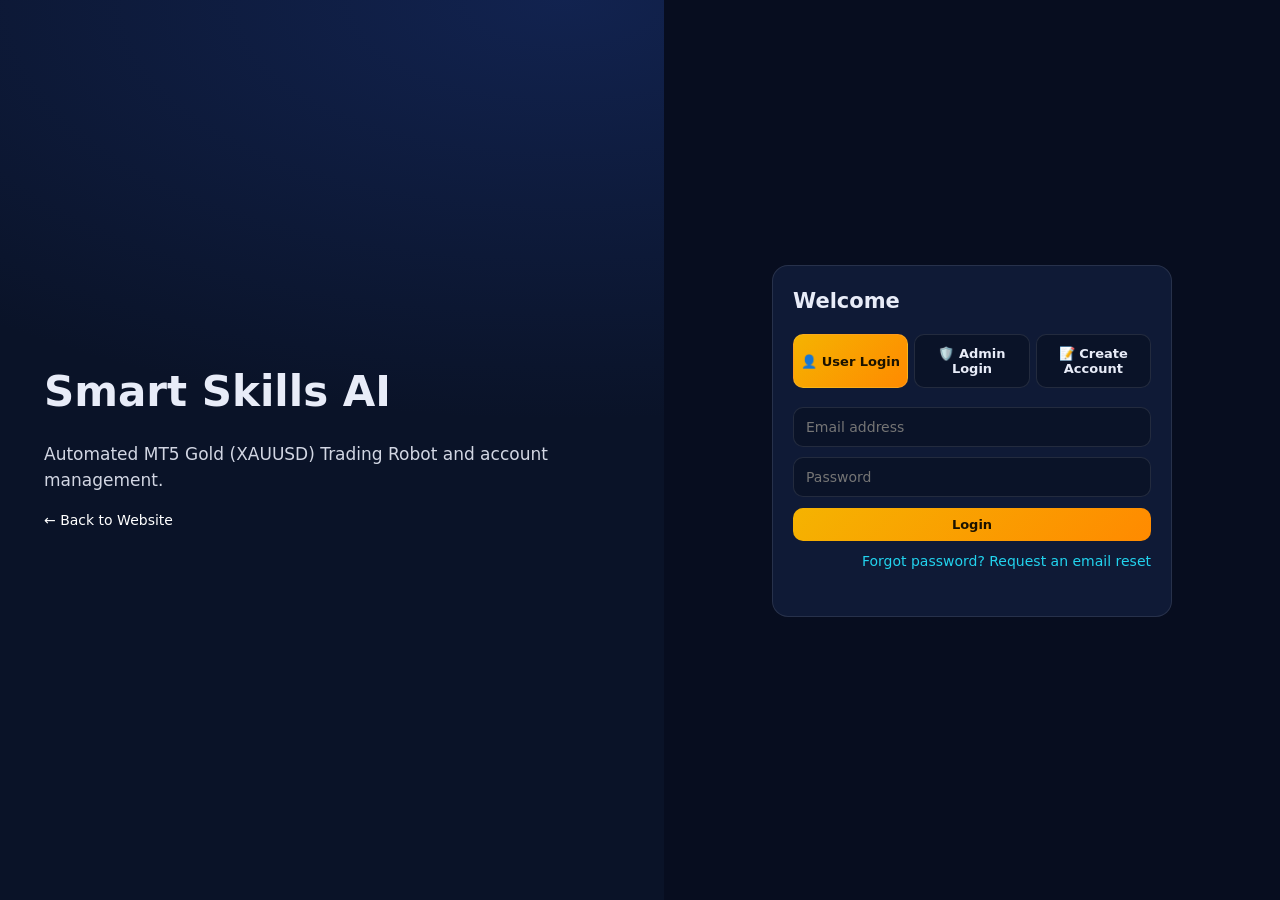
<file: payment.html>
<!DOCTYPE html><html lang="en"><head><meta charset="UTF-8"><meta name="viewport" content="width=device-width,initial-scale=1"><title>Payment | Smart Skills AI</title><link rel="stylesheet" href="css/site.css"><script src="scripts/theme.js"></script></head><body>
<div class="n"><div class="w"><a class="lg" href="index.html">Smart Skills <b>AI</b></a><div class="na"><button class="tg" onclick="toggleTheme()">Theme</button><a class="btn o sm" href="user.html#pkg">My Panel</a></div></div></div>
<div class="pg w" id="box"></div>
<script src="scripts/auth.js"></script><script>
var oid=new URLSearchParams(location.search).get('o'),S=sess('user'),o=load().reqs.find(function(x){return x.id===oid});
if(!S)location.href='login.html?next='+encodeURIComponent('payment.html?o='+oid);
if(!o||!S||o.uid!==S.id||o.status!=='awaiting')$('#box').innerHTML='<div class="cd">Order not found, or payment proof has already been submitted. <a href="user.html#pkg">My Panel</a></div>';
else $('#box').innerHTML='<h1>Payment — '+esc(o.name)+'</h1><p style="color:var(--m)">Step 2 of 2 — Amount: <b class="gold" style="font-size:22px">'+o.price+' USDT</b></p><div class="row"><div class="cd" style="text-align:center"><div class="qr"><img src="images/pay-qr.png" alt="USDT BEP20 QR"></div><p style="margin-top:10px">Scan the QR code to pay</p></div>'+
'<div class="cd"><b>Network: '+PAY.net+'</b><div class="ad">'+PAY.addr+'</div><button class="btn sm" onclick="cp()">📋 Copy Address</button><div class="warn">⚠️ Send only <b>USDT on BEP20 (BNB Smart Chain)</b>. Funds sent through another network may be permanently lost.</div></div></div>'+
'<div class="cd" style="margin-top:18px"><h3>After Payment</h3><p>Enter your transaction hash (TXID). The administrator will review your payment and approve the package.</p><input class="in" id="tx" placeholder="Transaction hash / TXID"><div class="err" id="er"></div><button class="btn w100" onclick="sub()">Submit Payment Proof</button></div>';
function cp(){var a=PAY.addr;if(navigator.clipboard)navigator.clipboard.writeText(a).then(function(){alert('Address copied')},function(){prompt('Copy:',a)});else prompt('Copy:',a)}
function sub(){var t=$('#tx').value.trim(),d=load(),r=d.reqs.find(function(x){return x.id===oid});
 if(!r||r.status!=='awaiting')return;
 if(t.length<10||/\s/.test(t)){$('#er').textContent='Please enter a valid transaction hash (TXID).';return}
 if(d.reqs.some(function(x){return x.txid===t})){$('#er').textContent='This TXID has already been submitted.';return}
 r.txid=t;r.status='pending';r.paidAt=Date.now();save(d);
 if(d.cfg&&d.cfg.wa){var msg='Payment proof submitted: '+r.name+' | User ID: '+r.uid+' | TXID: '+t+'. Please review and approve in the Admin Panel.';window.open(waLink(d.cfg.wa,msg),'_blank')}
 $('#box').innerHTML='<div class="okb"><h2>✅ Payment proof submitted successfully</h2><p>Your package will be activated after administrator approval. Package: '+esc(r.name)+'. You can track the status in your User Panel.</p><a class="btn" href="user.html#pkg">Go to My Panel</a></div>'}
</script></body></html>
</file>
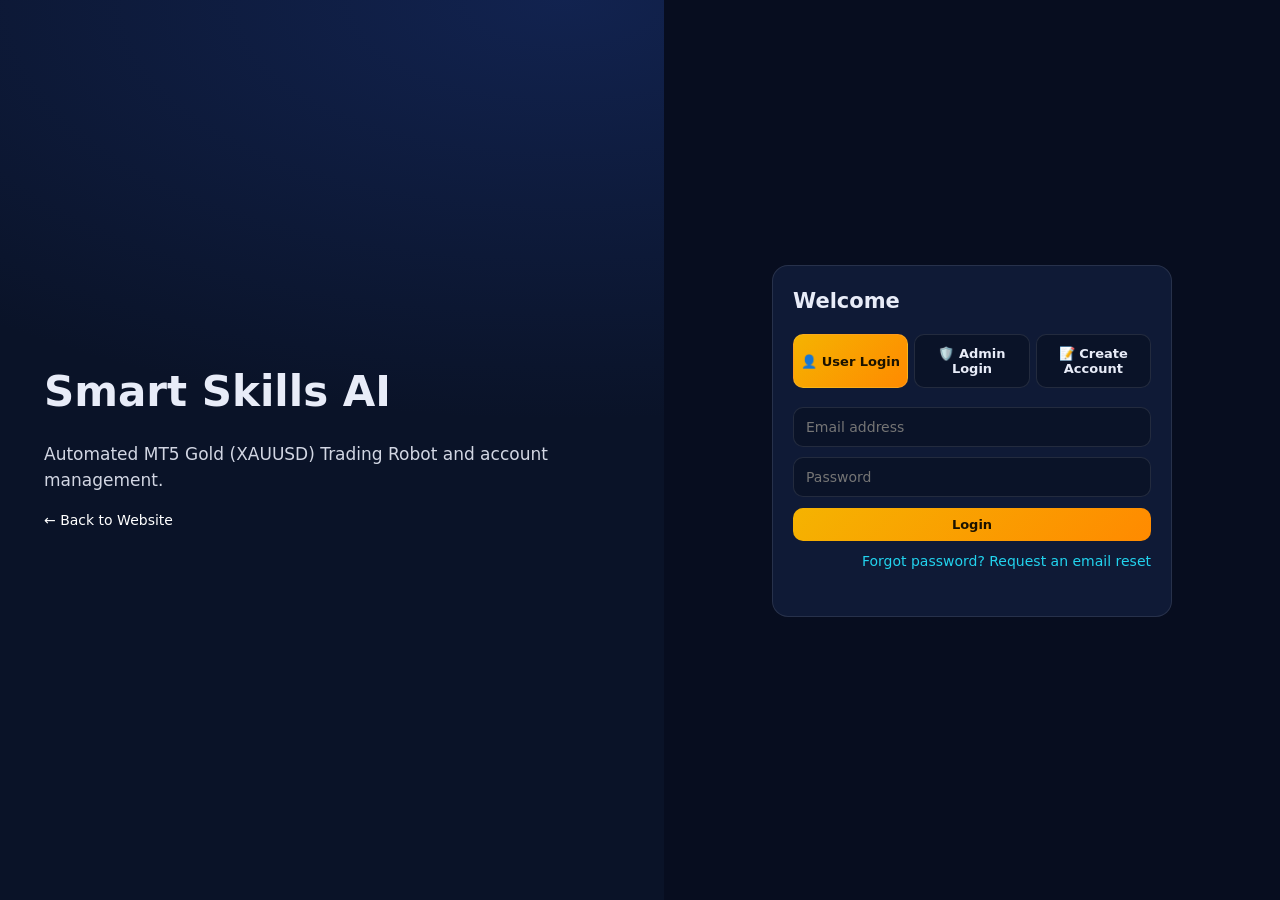
<file: user.html>
<!DOCTYPE html><html lang="en"><head><meta charset="UTF-8"><meta name="viewport" content="width=device-width,initial-scale=1"><title>User Panel | Smart Skills AI</title><link rel="stylesheet" href="css/panel.css"><script src="scripts/theme.js"></script></head><body class="wp">
<div class="shell" id="app"></div>
<script src="scripts/auth.js"></script><script>
var S=sess('user');if(!S)location.href='login.html';
function me(d){return d.users.find(function(u){return u.id===S.id})}
function c(k,v){return'<div class="card"><div class="k">'+k+'</div><div class="v">'+v+'</div></div>'}
function row(r,t,x){return'<tr><td>'+dt(r.t)+'</td><td>'+t+'</td><td>'+x+'</td><td><span class="badge '+(r.status==='approved'?'ok':r.status==='rejected'?'bad':'pen')+'">'+r.status+'</span></td></tr>'}
function lnk(l,t){return l?'<a href="'+esc(l)+'" target="_blank" rel="noopener">'+t+'</a>':'<span class="k">'+t+' (Coming soon)</span>'}
var keep={};function val(id){var e=$('#'+id);return e?e.value:''}
function phoneParts(v){v=String(v||'');var codes=['+971','+880','+977','+65','+61','+44','+92','+94','+1','+91'];for(var i=0;i<codes.length;i++){if(v.indexOf(codes[i])===0)return{code:codes[i],number:v.slice(codes[i].length)}}return{code:'+91',number:v.replace(/^\+/,'')}}
function render(){var d=load(),u=me(d);if(!u||u.status==='blocked'){logout('user','login.html');return}
var team=d.users.filter(function(x){return x.sponsor===u.id}),lv=levels(d,u),all=lv.reduce(function(a,b){return a+b},0),tot=0;for(var k in u.earn)tot+=u.earn[k];
var act=u.pkg&&(u.exp===null||u.exp>Date.now()),base=location.href.replace(/user\.html.*$/,''),link=base+'login.html?ref='+u.code,C=d.cfg;
var P={};P.dash=(C.notice?'<div class="card ban"><b>📢 Notice:</b> '+esc(C.notice)+'</div>':'')+'<h2>Welcome, '+esc(u.name)+(u.dia?' 💎':'')+'</h2><div class="grid">'+
c('Wallet Balance',money(u.wallet))+c('Total Earnings',money(tot))+c('My Package',esc(pkgInfo(u)))+c('Robot Status',act?'<span class="badge ok">Active</span>':'<span class="badge bad">Inactive</span>')+c('Total Team (10 Levels)',all)+'</div>';
P.robot='<div class="card"><h3>🤖 My MT5 Trading Robot</h3><div class="k">MT5 Account Number</div><input id="m1" value="'+esc(u.mt5)+'"><div class="k">Broker Server</div><input id="m2" value="'+esc(u.srv)+'"><button onclick="mt()">Save MT5 Details</button><p>License Key: <b>'+esc(u.lic||'Provided by the administrator after package approval')+'</b></p><p>'+lnk(C.zoom,'🎥 Live Zoom Training')+' &nbsp; '+lnk(C.kit,'📣 Marketing Kit')+' &nbsp; '+lnk(C.wa,'💬 WhatsApp Support')+'</p></div>';
P.ref='<div class="card"><h3>Referral</h3>Code: <b>'+esc(u.code)+'</b><input readonly value="'+esc(link)+'" onclick="this.select()"></div>';
P.earn='<div class="card"><h3>Earnings</h3><div class="grid">'+c('Direct (10%)',money(u.earn.direct))+c('Level',money(u.earn.level))+c('Withdrawal',money(u.earn.wd))+c('Diamond Pool',money(u.earn.pool))+c('Bonanza',money(u.earn.bonus))+'</div></div>';
P.hist='<div class="card"><h3>Income History</h3><div class="tw"><table><tr><th>Date</th><th>Type</th><th>Amount</th><th>Note</th></tr>'+u.tx.slice(-25).reverse().map(function(t){return'<tr><td>'+dt(t.t)+'</td><td>'+esc(t.type)+'</td><td>'+money(t.amt)+'</td><td>'+esc(t.note)+'</td></tr>'}).join('')+'</table></div></div>';
P.buy='<div class="card"><h3>MT5 Trading Robot Packages</h3><div class="user-package-grid">'+C.plans.map(function(p,i){return'<div class="user-package"><span class="price-badge">'+(['TRIAL ACCESS','3 MONTHS ACCESS','6 MONTHS ACCESS','1 YEAR ACCESS','LIFETIME VIP ACCESS'][i]||'ACCESS')+'</span><h4>'+esc(p.name)+'</h4><strong>'+money(p.price)+'</strong><a class="btn" href="package.html?p='+p.id+'">View &amp; Buy</a></div>'}).join('')+'</div><p class="k">Review the package details, pay using USDT (BEP20), and submit your transaction hash. The administrator will review and approve your request.</p></div>';
P.wd='<div class="card"><h3>Withdraw</h3><input id="wa" type="number" min="1" step="any" placeholder="Amount ($)" value="'+esc(val('wa'))+'"><input id="wt" placeholder="UPI ID / Wallet address" value="'+esc(val('wt'))+'"><button onclick="wd()">Request Withdrawal</button><div class="err" id="er"></div></div>';
P.myreq='<div class="card"><h3>My Requests</h3><div class="tw"><table><tr><th>Date</th><th>Type</th><th>Details</th><th>Status</th></tr>'+
d.reqs.filter(function(r){return r.uid===u.id}).map(function(r){return row(r,'Package',esc(r.name)+(r.status==='awaiting'?' <a href="payment.html?o='+r.id+'">Pay now</a>':''))}).concat(d.wds.filter(function(r){return r.uid===u.id}).map(function(r){return row(r,'Withdraw',money(r.amt)+' → '+esc(r.to))})).join('')+'</table></div></div>';
P.team='<div class="card"><h3>My Team</h3><div class="tw"><table><tr><th>Level</th>'+lv.map(function(_,i){return'<th>L'+(i+1)+'</th>'}).join('')+'</tr><tr><td>Members</td>'+lv.map(function(n){return'<td>'+n+'</td>'}).join('')+'</tr></table></div><br><div class="tw"><table><tr><th>Direct Member</th><th>Joined</th><th>Package</th></tr>'+team.map(function(x){return'<tr><td>'+esc(x.name)+'</td><td>'+dt(x.joined)+'</td><td>'+esc(pkgInfo(x))+'</td></tr>'}).join('')+'</table></div></div>';
P.sup='<div class="card"><h3>💬 Support</h3><input id="tm" placeholder="Enter your message" value="'+esc(val('tm'))+'"><button onclick="tk()">Send to Admin</button>'+d.tix.filter(function(t){return t.uid===u.id}).reverse().map(function(t){return'<div class="pl" style="display:block"><b>You:</b> '+esc(t.msg)+'<br><b>Admin:</b> '+(t.reply?esc(t.reply):'<span class="k">Reply pending</span>')+'</div>'}).join('')+'</div>';
var ph=phoneParts(val('pph')||u.phone);
P.prof='<div class="card"><h3>Profile</h3><input id="pn" value="'+esc(val('pn')||u.name)+'"><div class="phone-row"><select id="pcc" aria-label="Country calling code"><option value="+91" '+(ph.code==='+91'?'selected':'')+'>India (+91)</option><option value="+1" '+(ph.code==='+1'?'selected':'')+'>United States / Canada (+1)</option><option value="+44" '+(ph.code==='+44'?'selected':'')+'>United Kingdom (+44)</option><option value="+971" '+(ph.code==='+971'?'selected':'')+'>UAE (+971)</option><option value="+61" '+(ph.code==='+61'?'selected':'')+'>Australia (+61)</option><option value="+65" '+(ph.code==='+65'?'selected':'')+'>Singapore (+65)</option><option value="+880" '+(ph.code==='+880'?'selected':'')+'>Bangladesh (+880)</option><option value="+977" '+(ph.code==='+977'?'selected':'')+'>Nepal (+977)</option><option value="+94" '+(ph.code==='+94'?'selected':'')+'>Sri Lanka (+94)</option><option value="+92" '+(ph.code==='+92'?'selected':'')+'>Pakistan (+92)</option></select><input id="pph" type="tel" inputmode="tel" placeholder="Phone number" value="'+esc(ph.number)+'"></div><input id="ppw" type="password" placeholder="New password (optional, minimum 6 characters)"><button onclick="pf()">Update Profile</button><div class="err" id="er2"></div></div>';
var T=[['dash','Dashboard','🏠'],['robot','My Robot','🤖'],['earn','Earnings','💰'],['pkg','Packages','📦'],['plan','Income Plan','📊'],['wd','Withdraw','💸'],['team','My Team','👥'],['sup','Support','💬'],['prof','Profile','👤']],tab=tabFrom(T,'dash');
var ET=[['direct','Direct Income','#f59e0b'],['level','Level Income','#3b82f6'],['wd','Withdrawal Income','#10b981'],['pool','Diamond Pool','#8b5cf6'],['bonus','Bonanza','#ec4899']];
P.plan='<div class="card ban"><b>🎁 Buy 2 Get 1 FREE Strategy</b> — offer ke terms admin announce karega.</div><div class="card"><h3>📊 My Income Distribution</h3>'+ET.map(function(e){var v=u.earn[e[0]],pc=tot?Math.round(v/tot*100):0;return'<div style="margin:10px 0"><div style="display:flex;justify-content:space-between"><span>'+e[1]+'</span><b>'+money(v)+' ('+pc+'%)</b></div><div class="bar2"><i style="width:'+pc+'%;background:'+e[2]+'"></i></div></div>'}).join('')+'</div>'+
'<div class="card"><h3>💰 Income Types</h3><div class="pl"><span>1️⃣ Direct Income</span><b>'+C.direct+'% on every direct package</b></div><div class="pl"><span>2️⃣ Level Income (10 levels)</span><b>Total '+C.lv.reduce(function(a,b){return a+b},0)+'%</b></div><div class="pl"><span>3️⃣ Withdrawal Income</span><b>'+C.wdl+'% × 10 levels = '+C.wdl*10+'%</b></div><div class="pl"><span>4️⃣ 💎 Diamond Pool</span><b>10% of total business, shared equally</b></div><div class="pl"><span>5️⃣ 🎉 Bonanza</span><b>Time to time offers</b></div></div>'+
'<div class="card"><h3>🪜 Level-wise Plan</h3><div class="tw"><table><tr><th>Level</th><th>Level Income</th><th>Withdrawal Income</th><th>My Members</th></tr>'+C.lv.map(function(x,i){return'<tr><td>'+(i%2?'🔹':'🥉')+' Level '+(i+1)+'</td><td>'+x+'%</td><td>'+C.wdl+'%</td><td>'+lv[i]+'</td></tr>'}).join('')+'</table></div></div>'+
'<div class="card"><h3>🎉 Bonanza Offers</h3>'+(C.bonanza?esc(C.bonanza):'<span class="k">No bonanza offer is currently available. New offers will be announced here.</span>')+'</div>';
P.pkg=P.buy+P.myreq;P.wd=P.wd+P.myreq;P.earn=P.earn+P.hist;P.dash+=P.ref;
$('#app').innerHTML=shell('Smart Skills <b>AI</b><small>User Panel</small>',T,tab,'Hello, '+esc(u.name),"logout('user','login.html')",P[tab])}
function W(f){var d=load(),u=me(d);if(!u)return;var m=f(d,u);if(m!==false)save(d);render()}
function mt(){W(function(d,u){u.mt5=$('#m1').value.trim();u.srv=$('#m2').value.trim()});alert('Saved successfully')}
function buy(pid){W(function(d,u){var p=d.cfg.plans.find(function(x){return x.id===pid});if(!p)return false;
 if(d.reqs.some(function(r){return r.uid===u.id&&r.planId===pid&&r.status==='pending'})){alert('A request for this package is already pending.');return false}
 d.reqs.push({id:uid('R'),uid:u.id,planId:p.id,name:p.name,price:p.price,t:Date.now(),status:'pending'});alert('Request submitted successfully')})}
function wd(){var a=parseFloat($('#wa').value),t=$('#wt').value.trim(),m='';W(function(d,u){
 if(!(a>0))m='Please enter a valid amount.';else if(a>u.wallet)m='Insufficient wallet balance.';else if(!t)m='Please enter a UPI ID or wallet address.';
 if(m)return false;u.wallet-=a;d.wds.push({id:uid('W'),uid:u.id,amt:a,to:t,t:Date.now(),status:'pending'});$('#wa').value='';$('#wt').value=''});if(m)$('#er').textContent=m}
function tk(){var m=$('#tm').value.trim();if(!m)return;W(function(d,u){d.tix.push({id:uid('T'),uid:u.id,msg:m,t:Date.now(),reply:''});$('#tm').value=''})}
function pf(){var n=$('#pn').value.trim(),ph=$('#pph').value.trim(),pw=$('#ppw').value,m='';W(function(d,u){if(!n)m='Name is required';else if(pw&&pw.length<6)m='Password must contain at least 6 characters';if(m)return false;u.name=n;u.phone=$('#pcc').value+ph;if(pw)u.pw=pw;$('#ppw').value=''});if(m)$('#er2').textContent=m;else alert('Profile updated successfully')}
render();window.addEventListener('storage',function(){var a=document.activeElement;if(!a||a.tagName!=='INPUT')render()});
</script></body></html>
</file>
<file: css/site.css>
:root,[data-t=dark]{--bg:#070d1f;--bg2:#0a1328;--c:#0f1a36;--t:#e8ecf8;--m:#93a0c4;--b:#ffffff1a;--g:#f5b301;--cy:#22d3ee;--sh:0 20px 60px #0008;--hg:radial-gradient(900px 420px at 85% 0,#1d3a8a66,transparent)}
[data-t=light]{--bg:#ffffff;--bg2:#f3f6fc;--c:#ffffff;--t:#0f172a;--m:#475569;--b:#dbe3f0;--g:#c26a00;--cy:#0369a1;--sh:0 14px 40px #1e3a8a1f;--hg:radial-gradient(900px 420px at 85% 0,#dbeafe,transparent)}
*{box-sizing:border-box}html{scroll-behavior:smooth}body{margin:0;background:var(--bg);color:var(--t);font-family:Inter,system-ui,Segoe UI,Arial,sans-serif;line-height:1.55;transition:background .25s,color .25s}
a{color:var(--cy);text-decoration:none}.w{max-width:1180px;margin:auto;padding:0 18px}
.n{position:sticky;top:0;z-index:30;background:var(--bg);border-bottom:1px solid var(--b)}.n .w{display:flex;align-items:center;justify-content:space-between;height:66px}.lg{font-weight:800;font-size:21px;color:var(--t)}.lg b{color:var(--g)}.ls{display:flex;gap:22px}.ls a{color:var(--m);font-size:14px}.ls a:hover{color:var(--t)}.na{display:flex;gap:8px;align-items:center}
.tg{background:var(--bg2);color:var(--t);border:1px solid var(--b);border-radius:99px;padding:7px 13px;cursor:pointer;font-size:13px;font-weight:600}
.btn{display:inline-block;background:linear-gradient(135deg,#f5b301,#ff8a00);color:#1a1200;font-weight:700;border:0;border-radius:12px;padding:13px 24px;cursor:pointer;font-size:15px}.btn.o{background:transparent;border:1px solid var(--b);color:var(--t)}.btn.sm{padding:8px 16px;font-size:13px}.btn.w100{width:100%;text-align:center}
.s{padding:76px 0}.alt{background:var(--bg2)}.hd{text-align:center;max-width:720px;margin:0 auto 40px}.hd h2{font-size:34px;margin:8px 0;line-height:1.2}.hd p{color:var(--m);margin:0}.tag{color:var(--g);font-size:12px;letter-spacing:2px;font-weight:800;text-transform:uppercase}.gold{color:var(--g)}
.hero{padding:70px 0 50px;background:var(--hg)}.hero .w{display:grid;grid-template-columns:1fr 1.1fr;gap:36px;align-items:center}.hero h1{font-size:50px;line-height:1.08;margin:12px 0}.hero h1 span{color:var(--g)}.hero p{color:var(--m);font-size:18px}.cta{display:flex;gap:12px;flex-wrap:wrap;margin:22px 0}
.live{display:inline-flex;gap:8px;align-items:center;background:var(--c);border:1px solid var(--b);border-radius:99px;padding:6px 14px;font-size:12px;font-weight:700}.dot{width:9px;height:9px;border-radius:50%;background:#22c55e;animation:pl 1.4s infinite}@keyframes pl{50%{opacity:.25}}
.cb{background:var(--c);border:1px solid var(--b);border-radius:20px;padding:14px;box-shadow:var(--sh)}.cb .top{display:flex;justify-content:space-between;align-items:center;font-size:13px;color:var(--m);margin-bottom:8px;flex-wrap:wrap;gap:6px}.cb b{color:var(--t)}.ch{width:100%;height:340px}.ch.sm{height:280px}
.mini{display:flex;gap:18px;margin-top:22px;flex-wrap:wrap}.mini div{font-size:13px;color:var(--m)}.mini b{display:block;font-size:20px;color:var(--t)}
.strip{background:var(--bg2);border-top:1px solid var(--b);border-bottom:1px solid var(--b)}.strip .w{display:grid;grid-template-columns:repeat(auto-fit,minmax(200px,1fr));gap:10px;padding:22px 18px}.strip div{text-align:center;color:var(--m);font-size:13px}.strip b{display:block;font-size:24px;color:var(--g)}
.g3{display:grid;grid-template-columns:repeat(auto-fit,minmax(260px,1fr));gap:18px}.cd{background:var(--c);border:1px solid var(--b);border-radius:18px;padding:22px;position:relative}.cd h3{margin:8px 0}.cd p{color:var(--m);margin:0}.ic{font-size:32px}
.flow{display:flex;align-items:stretch;gap:0;flex-wrap:wrap;justify-content:center}.nd{flex:1;min-width:190px;background:var(--c);border:1px solid var(--b);border-radius:18px;padding:20px;text-align:center}.nd .ic{font-size:36px}.nd h3{margin:6px 0}.nd p{margin:0;color:var(--m);font-size:13px}.ar{display:flex;align-items:center;padding:0 8px;color:var(--g);font-size:28px;animation:mv 1.2s infinite}@keyframes mv{50%{transform:translateX(5px)}}
.loop{margin-top:20px;text-align:center;border:1px dashed var(--g);border-radius:14px;padding:14px;color:var(--m)}.loop b{color:var(--g)}
.sv{width:100%;height:90px;margin-bottom:6px}.sv *{stroke:var(--g);fill:none;stroke-width:3}.sv .d{stroke:var(--cy);stroke-dasharray:5 5;stroke-width:1.5}
.lab{display:grid;grid-template-columns:1.2fr 1fr;gap:18px}.term{background:#08101f;color:#8df0b0;border-radius:18px;padding:16px;font-family:ui-monospace,Consolas,monospace;font-size:12.5px;height:100%;min-height:340px;overflow:hidden;border:1px solid #ffffff1a}.term .h{color:#94a3b8;margin-bottom:8px;display:flex;justify-content:space-between}.term p{margin:3px 0;color:#8df0b0}.term p.s{color:#fda4af}.term p.i{color:#93c5fd}
.pk ul{list-style:none;padding:0;margin:14px 0;color:var(--m);font-size:14px}.pk li{margin:5px 0}.pk li:before{content:'✔ ';color:#22c55e}.pr{font-size:38px;font-weight:800}.hot{border-color:var(--g);box-shadow:0 0 0 1px var(--g),var(--sh)}.rib{position:absolute;top:14px;right:14px;background:var(--g);color:#fff;font-size:11px;font-weight:800;padding:3px 10px;border-radius:99px}
.off{background:linear-gradient(135deg,#f5b30133,#ff8a0022);border:1px solid var(--g);border-radius:16px;padding:16px;text-align:center;font-size:20px;font-weight:800;margin-bottom:26px}
table.t{width:100%;border-collapse:collapse}.t th,.t td{padding:11px;border-bottom:1px solid var(--b);text-align:left}.t th{color:var(--g)}
.calc{display:grid;grid-template-columns:1fr 1fr;gap:20px;align-items:center}.calc label{font-size:13px;color:var(--m);display:block;margin-top:10px}.calc input[type=range]{width:100%}.calc select,input.in{width:100%;padding:12px;border-radius:10px;border:1px solid var(--b);background:var(--bg2);color:var(--t);margin:6px 0;font-size:14px}.res div{display:flex;justify-content:space-between;padding:9px 0;border-bottom:1px solid var(--b)}.res b{color:var(--g)}
.st{display:grid;grid-template-columns:repeat(auto-fit,minmax(220px,1fr));gap:18px;counter-reset:s}.st .cd:before{counter-increment:s;content:counter(s);position:absolute;top:-14px;left:20px;background:var(--g);color:#fff;width:30px;height:30px;border-radius:50%;display:flex;align-items:center;justify-content:center;font-weight:800}
details{background:var(--c);border:1px solid var(--b);border-radius:14px;padding:16px 18px;margin-bottom:10px}summary{cursor:pointer;font-weight:700}details p{color:var(--m);margin:10px 0 0}
.ft{padding:36px 0;border-top:1px solid var(--b);color:var(--m);font-size:13px}.note{font-size:11px;color:var(--m);margin-top:8px}
.pg{max-width:900px;margin:34px auto}.pg h1{margin:0 0 6px}.row{display:grid;grid-template-columns:1fr 1fr;gap:20px}.ad{background:var(--bg2);border:1px dashed var(--g);border-radius:12px;padding:12px;word-break:break-all;font-family:monospace;font-size:14px;margin:10px 0}.qr{background:#fff;border-radius:16px;padding:10px;max-width:280px;margin:auto}.qr img{width:100%;display:block}
.warn{background:#ef444422;border:1px solid #ef4444;border-radius:12px;padding:12px;font-size:13px;margin:12px 0}.err{color:#ef4444;min-height:18px}.okb{background:#10b98122;border:1px solid #10b981;border-radius:12px;padding:16px}
@media(max-width:860px){.ls{display:none}.hero .w,.row,.lab,.calc{grid-template-columns:1fr}.hero h1{font-size:36px}.hd h2{font-size:27px}.ar{display:none}}

/* Reference-matched subscription pricing cards */
.pricing-section{background:#f8fafc!important;color:#111827;padding:58px 0 24px}
.pricing-section .hd{margin-bottom:54px}
.pricing-section .hd .tag{color:#2563eb;letter-spacing:1.2px}
.pricing-section .hd h2{color:#111827;font-size:34px}
.pricing-section .hd p{color:#475569;font-size:15px}
.pricing-wrap{max-width:1100px}
.pricing-grid{display:grid;grid-template-columns:repeat(5,minmax(0,1fr));gap:20px;align-items:stretch}
.price-card{background:#fff;border:1px solid #dce4ef;border-radius:22px;padding:25px 20px 20px;min-width:0;display:flex;flex-direction:column;box-shadow:0 1px 2px #0f172a08;color:#111827;min-height:604px}
.price-card.price-vip{box-shadow:0 12px 22px #0f172a18;border-color:#dce4ef}
.price-badge{display:inline-flex;align-self:flex-start;background:#eff6ff;color:#2563eb;border-radius:99px;padding:4px 11px;font-size:10px;font-weight:800;letter-spacing:.35px;white-space:nowrap;margin-bottom:14px}
.price-badge.trial-badge{background:#ecfdf5;color:#059669}
.price-card h3{font-size:16px;line-height:1.5;margin:0 0 12px;color:#111827;min-height:48px;font-weight:750}
.price-line{display:flex;align-items:baseline;gap:8px;flex-wrap:wrap;margin:0 0 13px}
.price-line del{font-size:14px;color:#94a3b8;font-weight:600}
.price-line strong{font-size:29px;line-height:1.1;color:#111827;font-weight:850;letter-spacing:-.8px}
.price-features{list-style:none!important;padding:0!important;margin:0 0 10px!important;flex:1;color:#64748b;font-size:11px;line-height:1.35}
.price-features li{display:flex;gap:7px;align-items:flex-start;margin:0 0 9px!important}
.price-features li:before{content:none!important}
.feature-mark{color:#2563eb;font-size:13px;font-weight:800;line-height:1.1;flex:0 0 11px}
.price-features li.included{background:#ecfdf5;color:#047857;border-radius:8px;padding:8px 7px;margin:0 0 7px!important}
.price-features li.included .feature-mark{color:#10b981}
.min-fund{font-size:11px;color:#334155;font-weight:650;margin:3px 0 7px}
.min-fund span{color:#2563eb;font-size:14px;margin-right:3px}
.upgrade-note{font-size:8px;line-height:1.35;color:#94a3b8;font-style:italic;min-height:35px;margin:0 0 12px}
.empty-note{min-height:35px}
.price-cta{display:block;text-align:center;background:#111827;color:#fff!important;border-radius:11px;padding:9px 8px;font-size:11px;font-weight:750;margin-top:auto;white-space:nowrap}
.price-cta:hover{background:#2563eb}
@media(max-width:1050px){.pricing-grid{grid-template-columns:repeat(3,minmax(0,1fr))}.price-card{min-height:590px}}
@media(max-width:680px){.pricing-grid{grid-template-columns:repeat(2,minmax(0,1fr));gap:12px}.price-card{padding:18px 14px;min-height:600px}.price-line strong{font-size:25px}.price-card h3{font-size:14px}.price-features{font-size:10px}}
@media(max-width:430px){.pricing-grid{grid-template-columns:1fr}.price-card{min-height:0}.price-card h3{min-height:0}.upgrade-note{min-height:0}}

/* Muted unavailable features, like the supplied package reference */
.price-features li.excluded{color:#a8b4c5!important;opacity:.78}
.price-features li.excluded .feature-mark{color:#b9c5d4!important;font-weight:500;font-size:15px}
.price-features li.excluded span:last-child{color:#a8b4c5!important}
</file>
<file: css/panel.css>
:root,[data-t=dark]{--bg:#070d1f;--bg2:#0a1328;--c:#0f1a36;--t:#e8ecf8;--m:#93a0c4;--b:#ffffff1a;--g:#f5b301;--cy:#22d3ee;--sh:0 20px 60px #0008;--hg:radial-gradient(900px 420px at 85% 0,#1d3a8a66,transparent);--side:#050a18;--hov:#ffffff12;--in:#0a1328}
[data-t=light]{--bg:#f3f6fc;--bg2:#fff;--c:#fff;--t:#0f172a;--m:#475569;--b:#dbe3f0;--g:#c26a00;--cy:#0369a1;--sh:0 14px 40px #1e3a8a1f;--hg:radial-gradient(900px 420px at 85% 0,#dbeafe,transparent);--side:#0f172a;--hov:#ffffff14;--in:#f3f6fc}
*{box-sizing:border-box}body{margin:0;font-family:Inter,system-ui,Segoe UI,Arial,sans-serif;background:var(--bg);color:var(--t);font-size:14px;line-height:1.5;transition:background .25s,color .25s}
a{color:var(--cy);text-decoration:none}.err{color:#f87171;font-size:13px;min-height:18px;margin-top:6px}.k{font-size:12px;color:var(--m)}.v{font-size:24px;font-weight:800;margin-top:4px;word-break:break-word}
.shell{display:flex;min-height:100vh}
.side{width:236px;background:var(--side);flex-shrink:0;padding-bottom:20px;border-right:1px solid var(--b)}
.brand{color:#fff;font-weight:800;font-size:19px;padding:20px 18px;border-bottom:1px solid #ffffff1a;margin-bottom:8px}.brand b{color:#f5b301}.brand small{display:block;font-weight:600;color:#93a0c4;font-size:12px;margin-top:2px}
.side a{display:flex;justify-content:space-between;align-items:center;color:#cbd5f5;padding:11px 18px;margin:2px 0;cursor:pointer;border-left:4px solid transparent;font-size:14px}.side a:hover{background:#ffffff12;color:#fff}.side a.on{background:#ffffff14;color:#fff;font-weight:700;border-left-color:#f5b301}
.side em{background:#ef4444;color:#fff;border-radius:99px;font-style:normal;font-size:11px;padding:1px 8px;font-weight:700}
.main{flex:1;min-width:0}
.bar{background:var(--bg2);height:48px;display:flex;justify-content:space-between;align-items:center;padding:0 22px;border-bottom:1px solid var(--b);font-weight:600;position:sticky;top:0;z-index:20}.bar div{display:flex;gap:14px;align-items:center}
.tg{background:var(--c);color:var(--t);border:1px solid var(--b);border-radius:99px;padding:5px 12px;font-size:12px;font-weight:600;cursor:pointer}
.body{padding:24px;max-width:1240px}.body h2{font-size:26px;margin:0 0 18px}
.grid{display:grid;grid-template-columns:repeat(auto-fit,minmax(210px,1fr));gap:14px;margin-bottom:18px}
.card{background:var(--c);border:1px solid var(--b);border-radius:16px;padding:20px;margin-bottom:18px}.card h3{margin:0 0 14px;font-size:16px;padding-bottom:12px;border-bottom:1px solid var(--b)}
.grid .card{margin:0;border-top:3px solid var(--g)}.grid .card:nth-child(4n+2){border-top-color:var(--cy)}.grid .card:nth-child(4n+3){border-top-color:#22c55e}.grid .card:nth-child(4n+4){border-top-color:#a78bfa}
.ban{background:linear-gradient(135deg,#f5b30133,#ff8a0022)!important;border:1px solid var(--g)!important;font-size:15px}
input,select{padding:11px 12px;border:1px solid var(--b);border-radius:10px;font-size:14px;width:100%;margin:5px 0;background:var(--in);color:var(--t);font-family:inherit}input:focus,select:focus{outline:2px solid var(--g)}
button,.btn{display:inline-block;background:linear-gradient(135deg,#f5b301,#ff8a00);color:#1a1200;border:0;border-radius:10px;padding:9px 15px;font-weight:700;cursor:pointer;font-size:13px;text-decoration:none;font-family:inherit}
button.g{background:#16a34a;color:#fff}button.r{background:#dc2626;color:#fff}button.o{background:var(--bg2);color:var(--t);border:1px solid var(--b)}button.y{background:#d97706;color:#fff}
.tw{overflow-x:auto}table{width:100%;border-collapse:collapse;font-size:13px}th{background:var(--bg2);color:var(--g);text-align:left;font-weight:700}th,td{padding:10px;border-bottom:1px solid var(--b);vertical-align:middle}tr:nth-child(even) td{background:#ffffff06}td button{margin:2px}
.badge{padding:3px 10px;border-radius:99px;font-size:11px;font-weight:700;background:var(--bg2);border:1px solid var(--b)}.ok{background:#22c55e26;color:#4ade80;border-color:#22c55e55}.bad{background:#ef444426;color:#f87171;border-color:#ef444455}.pen{background:#f5b30126;color:#fbbf24;border-color:#f5b30155}
.pl{display:flex;justify-content:space-between;align-items:center;gap:8px;padding:12px 0;border-bottom:1px solid var(--b)}.bar2{height:9px;background:var(--bg2);border-radius:9px;overflow:hidden;margin-top:5px}.bar2 i{display:block;height:100%;border-radius:9px}
.hero{display:flex;min-height:100vh}.hero .l{flex:1;background:var(--hg),var(--bg2);padding:60px 44px;display:flex;flex-direction:column;justify-content:center}.hero .l h1{font-size:42px;margin:0 0 10px;line-height:1.1}.hero .l a{color:var(--g)}.hero .r{flex:1;display:flex;align-items:center;justify-content:center;padding:20px}
.box{min-height:100vh;display:flex;align-items:center;justify-content:center;padding:20px}.box .card{width:100%;max-width:380px}
.rt{display:flex;gap:6px;margin-bottom:14px}.rt button{flex:1;background:var(--bg2);color:var(--t);border:1px solid var(--b);padding:11px 4px}.rt button.on{background:linear-gradient(135deg,#f5b301,#ff8a00);color:#1a1200}
@media(max-width:782px){.shell{flex-direction:column}.side{width:100%;display:flex;overflow-x:auto;padding:6px}.brand{display:none}.side a{white-space:nowrap;margin:0 3px;border-left:0;border-bottom:3px solid transparent}.side a.on{border-bottom-color:#f5b301}.body{padding:12px}.hero{flex-direction:column}.hero .l{padding:30px 20px}}

.user-package-grid{display:grid;grid-template-columns:repeat(auto-fit,minmax(170px,1fr));gap:12px;margin:16px 0}
.user-package{background:#fff;color:#111827;border:1px solid #dce4ef;border-radius:15px;padding:15px;display:flex;flex-direction:column;gap:10px}
.user-package h4{margin:0;font-size:14px;min-height:40px}
.user-package strong{font-size:24px}
.user-package .btn{margin-top:auto;text-align:center}

/* Mobile panel navigation: all menu items remain available in a slide-out drawer */
.mobile-side-head,.menu-toggle,.menu-close,.menu-scrim{display:none}
.bar-left{display:flex;align-items:center;gap:12px;min-width:0}
@media(max-width:782px){
 .shell{display:block;min-height:100vh}
 .side{position:fixed;z-index:1001;left:0;top:0;bottom:0;width:min(84vw,310px);height:100dvh;display:block;overflow-y:auto;overflow-x:hidden;padding:0 0 24px;background:var(--side);border-right:1px solid var(--b);box-shadow:18px 0 50px #0005;transform:translateX(-105%);transition:transform .25s ease;overscroll-behavior:contain}
 .side.open{transform:translateX(0)}
 .side .brand{display:block;padding:18px 18px 14px;margin:0}
 .mobile-side-head{display:flex;align-items:center;justify-content:space-between;color:#fff;font-weight:800;font-size:16px;padding:14px 16px;border-bottom:1px solid #ffffff20}
 .mobile-side-head .menu-close{display:inline-flex;align-items:center;justify-content:center;background:#ffffff18;color:#fff;border:0;border-radius:9px;width:36px;height:36px;font-size:25px;padding:0}
 .side a{display:flex;min-height:45px;white-space:normal;margin:3px 10px;padding:11px 13px;border-left:4px solid transparent;border-bottom:0;border-radius:9px;font-size:14px}
 .side a.on{border-left-color:#f5b301;border-bottom:0}
 .menu-toggle{display:inline-flex;align-items:center;gap:7px;background:var(--c);color:var(--t);border:1px solid var(--b);border-radius:9px;padding:7px 10px;font-size:13px;white-space:nowrap}
 .menu-scrim{display:block;position:fixed;inset:0;z-index:1000;background:#02061799;border:0;border-radius:0;padding:0;opacity:0;visibility:hidden;transition:opacity .2s}
 .menu-scrim.show{opacity:1;visibility:visible}
 .bar{height:auto;min-height:56px;padding:8px 12px;gap:8px}
 .bar>div:last-child{gap:8px}
 .bar>div:last-child a{font-size:12px}
 .body{padding:14px 12px 28px;max-width:none}
 .body h2{font-size:22px}
 .grid{grid-template-columns:repeat(2,minmax(0,1fr));gap:10px}
 .grid .card,.card{padding:14px;border-radius:13px}
 .v{font-size:20px}
 .tw{width:100%;overflow-x:auto;-webkit-overflow-scrolling:touch}
 table{min-width:620px}
 .hero{flex-direction:column}
}
@media(max-width:420px){
 .bar>div:last-child a{display:none}
 .bar{padding:8px}
 .grid{grid-template-columns:1fr 1fr}
 .grid .card{padding:12px}
 .v{font-size:18px}
}

.phone-row,.referral-row{display:flex;gap:7px;align-items:stretch}
.phone-row select{width:43%;min-width:132px;flex:0 0 43%}
.phone-row input,.referral-row input{min-width:0;flex:1}
.referral-row button{flex:0 0 auto;margin:5px 0}
@media(max-width:420px){.phone-row{gap:5px}.phone-row select{min-width:120px;width:44%;flex-basis:44%;font-size:12px;padding:10px 7px}.referral-row button{padding:8px 9px;font-size:11px}}
</file>
